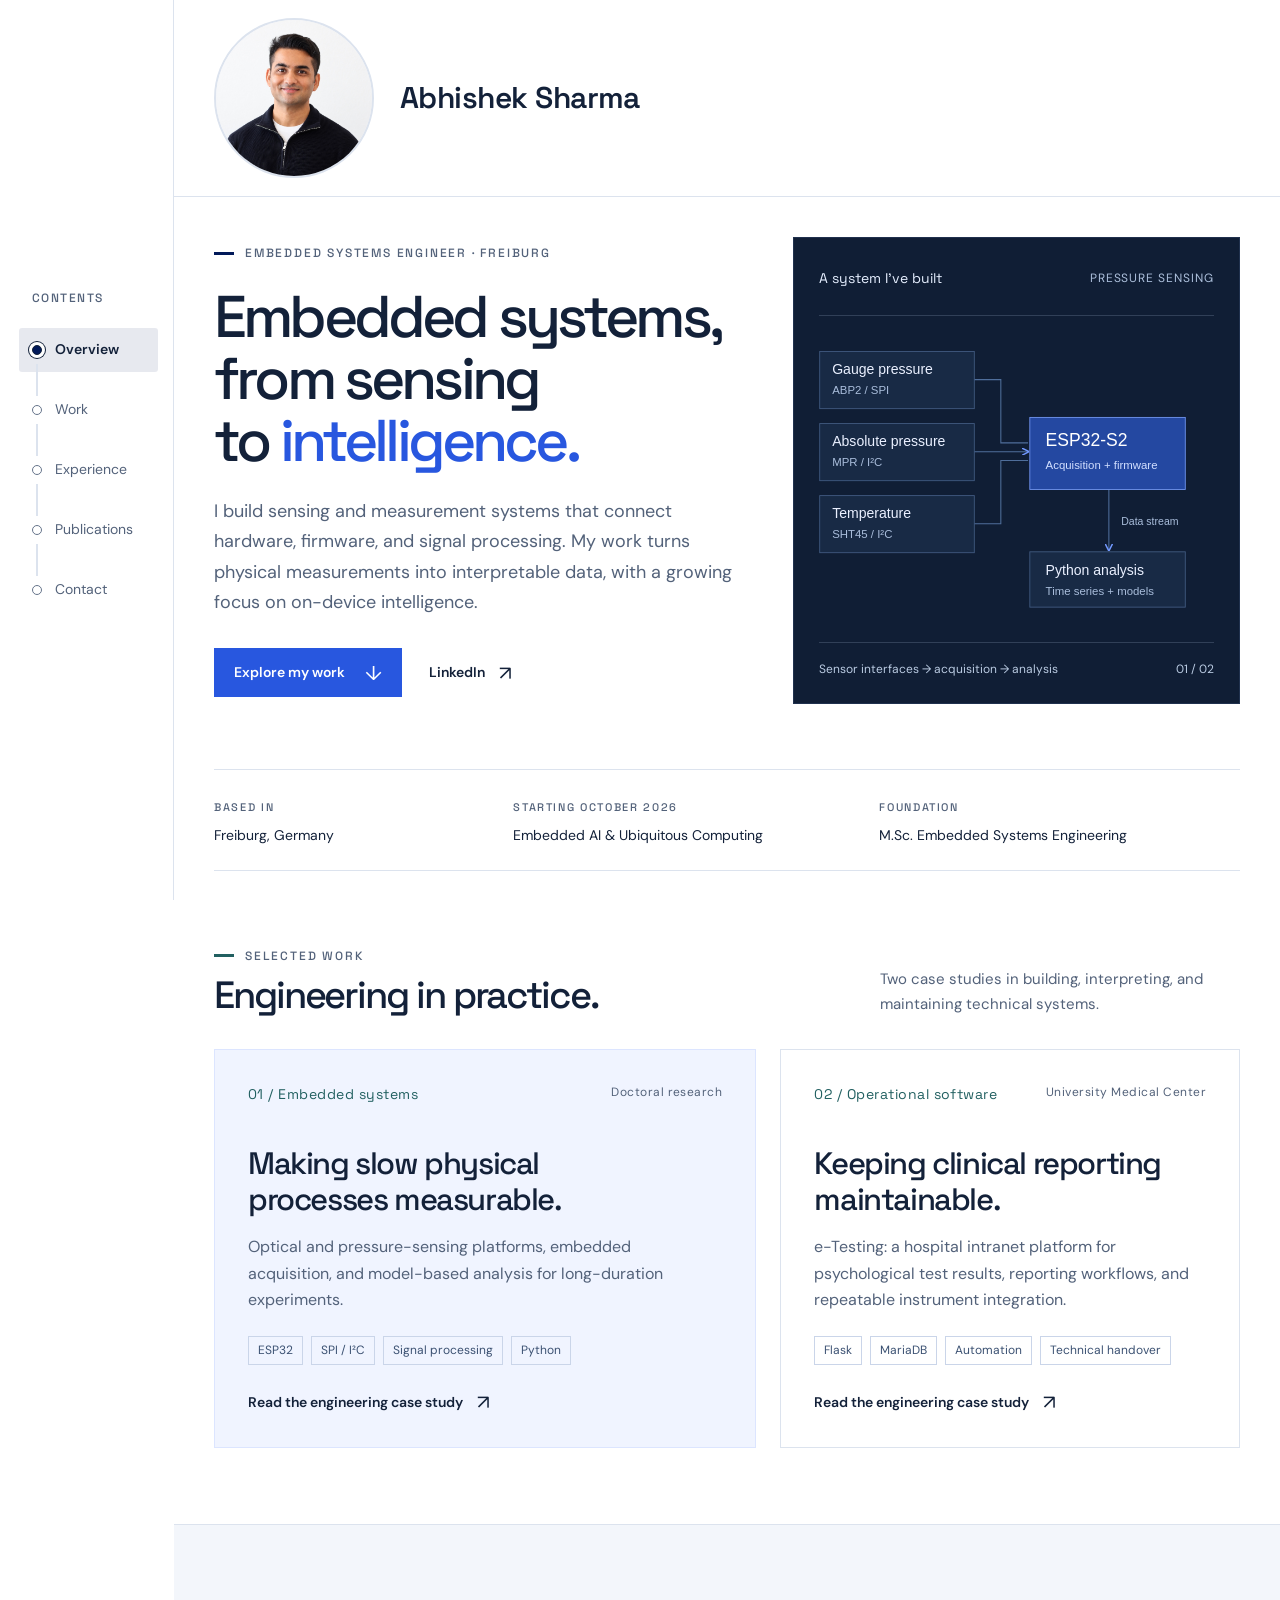
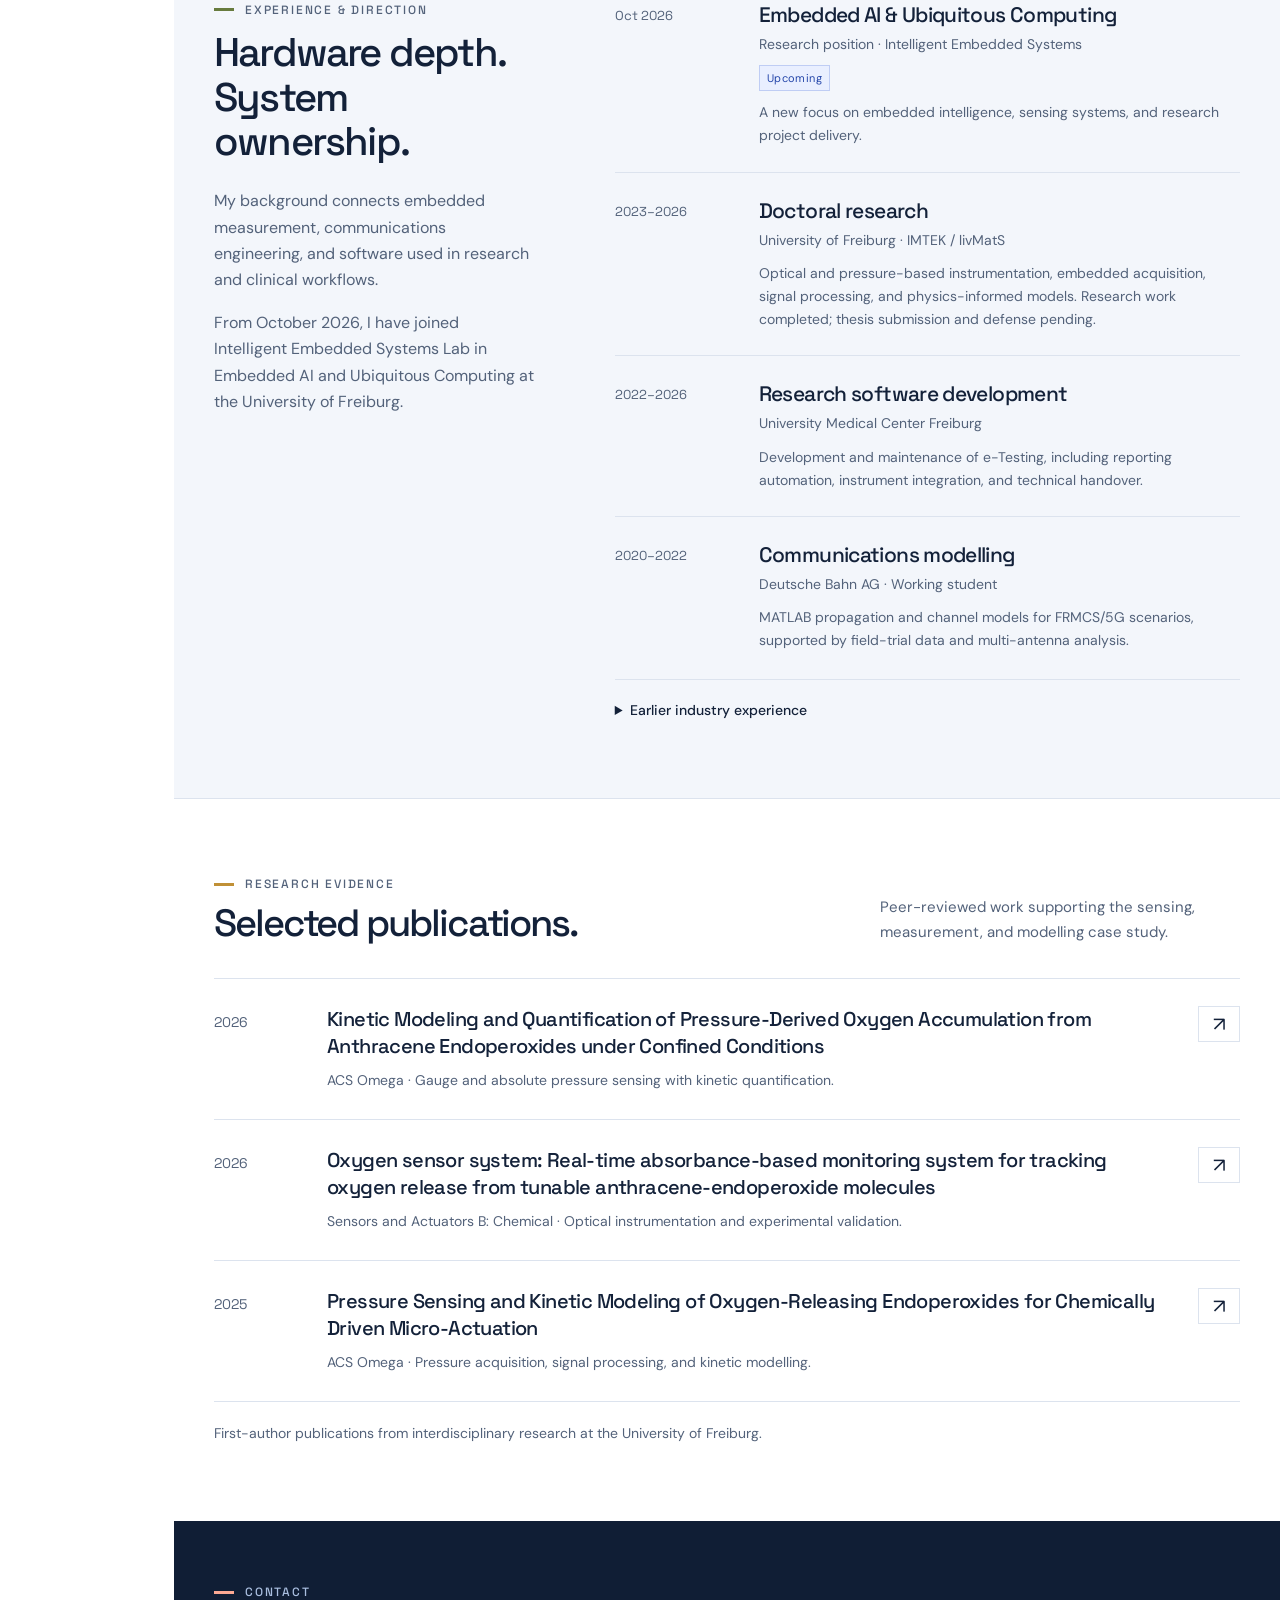
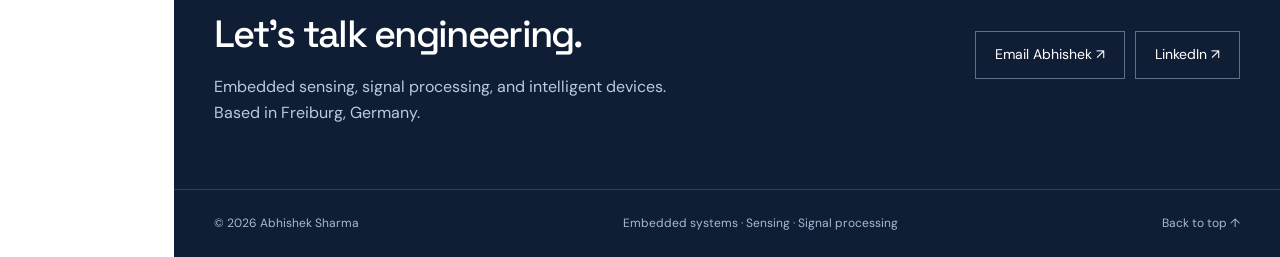
<file: docs/index.html>
<!doctype html>
<html lang="en" id="top"><head><meta charset="utf-8"><meta name="viewport" content="width=device-width, initial-scale=1"><meta name="color-scheme" content="light"><meta name="description" content="Embedded systems engineer in Freiburg. Sensing, firmware, signal processing, model-based analysis, and a growing focus on on-device intelligence."><title>Abhishek Sharma | Embedded Systems & Sensing</title><link rel="icon" href="./favicon.svg" type="image/svg+xml"><link rel="stylesheet" href="./styles.css"><link rel="stylesheet" href="./navigation.css"><script src="./navigation.js" defer></script>
<style>
/* Portrait and name form a personal introduction in the header. */
.site-header .header-inner {
  min-height: 0;
  padding-top: 18px;
  padding-bottom: 18px;
}
.site-header .brand {
  display: flex;
  align-items: center;
  gap: 26px;
  max-width: 100%;
  white-space: normal;
}
.site-header .brand-portrait-frame {
  display: block;
  width: 160px;
  height: 160px;
  flex: 0 0 160px;
  overflow: hidden;
  border-radius: 50%;
  background: var(--wash, #f3f6fb);
  border: 2px solid var(--line, #dce3ee);
}
.site-header .brand-portrait {
  display: block;
  width: 100%;
  height: 100%;
  max-width: none;
  object-fit: cover;
  object-position: center top;
  transform: none;
  border: 0;
  margin: 0;
}
.site-header .brand-name {
  font-size: 30px;
  font-weight: 600;
  line-height: 1.2;
}
.portfolio-home .hero {
  padding-top: 40px;
}
@media (max-width: 760px) {
  .site-header .header-inner {
    padding-top: 14px;
    padding-bottom: 14px;
  }
  .site-header .brand {
    gap: 16px;
  }
  .site-header .brand-portrait-frame {
    width: 104px;
    height: 104px;
    flex-basis: 104px;
  }
  .site-header .brand-name {
    font-size: 22px;
  }
  .portfolio-home .hero {
    padding-top: 32px;
  }
}
</style>
</head><body class="portfolio-home"><a class="skip-link" href="#main">Skip to content</a>
<header class="site-header"><div class="wrap header-inner">
<a class="brand" href="./index.html" aria-label="Abhishek Sharma, home"><span class="brand-portrait-frame" aria-hidden="true"><img class="brand-portrait" src="./assets/IMG_2292.jpeg" alt="" width="160" height="160" decoding="async"></span><span class="brand-name">Abhishek Sharma</span></a>
</div></header><aside class="section-rail"><nav aria-label="Portfolio sections"><p class="rail-caption">Contents</p><ol><li data-nav-section="overview"><a class="rail-link" data-section-key="overview" href="#overview" aria-current="location"><span class="rail-marker" aria-hidden="true"></span><span class="rail-label">Overview</span><span class="rail-progress" aria-hidden="true"></span></a></li><li data-nav-section="work"><a class="rail-link" data-section-key="work" href="#work"><span class="rail-marker" aria-hidden="true"></span><span class="rail-label">Work</span><span class="rail-progress" aria-hidden="true"></span></a></li><li data-nav-section="experience"><a class="rail-link" data-section-key="experience" href="#experience"><span class="rail-marker" aria-hidden="true"></span><span class="rail-label">Experience</span><span class="rail-progress" aria-hidden="true"></span></a></li><li data-nav-section="publications"><a class="rail-link" data-section-key="publications" href="#publications"><span class="rail-marker" aria-hidden="true"></span><span class="rail-label">Publications</span><span class="rail-progress" aria-hidden="true"></span></a></li><li data-nav-section="contact"><a class="rail-link" data-section-key="contact" href="#contact"><span class="rail-marker" aria-hidden="true"></span><span class="rail-label">Contact</span><span class="rail-progress" aria-hidden="true"></span></a></li></ol></nav></aside><main id="main"><div class="wrap"><section class="hero" id="overview" aria-labelledby="hero-title"><div class="hero-copy"><p class="eyebrow">Embedded systems engineer · Freiburg</p><h1 id="hero-title">Embedded systems,<br>from sensing<br>to <span>intelligence.</span></h1><p>I build sensing and measurement systems that connect hardware, firmware, and signal processing. My work turns physical measurements into interpretable data, with a growing focus on on-device intelligence.</p><div class="hero-actions"><a class="button" href="#work">Explore my work <span class="arrow" aria-hidden="true">↓</span></a><a class="text-link" href="https://www.linkedin.com/in/ln-abhisheksharma/" target="_blank" rel="noopener noreferrer">LinkedIn <span class="arrow" aria-hidden="true">↗</span></a></div></div>
<div class="diagram-panel"><div class="diagram-heading"><span>A system I've built</span><span>PRESSURE SENSING</span></div><svg class="architecture" viewBox="0 0 450 325" xmlns="http://www.w3.org/2000/svg" role="img" aria-labelledby="architecture-title architecture-description">
<title id="architecture-title">Pressure sensing architecture</title><desc id="architecture-description">ABP2 gauge pressure over SPI, MPR absolute pressure and SHT45 temperature over I2C connect to an ESP32-S2 acquisition node. Recorded data are evaluated in Python.</desc>
<defs><marker id="head" markerWidth="7" markerHeight="7" refX="6" refY="3.5" orient="auto"><path d="M0 0L7 3.5L0 7" fill="none" stroke="#7299ff" stroke-width="1.4"/></marker></defs>
<g fill="none" stroke="#4f6e9b" stroke-width="1.2"><path d="M176 44H207V116H238"/><path d="M176 126H238" marker-end="url(#head)"/><path d="M176 208H207V136H238"/><path d="M330 169V238" marker-end="url(#head)"/></g>
<g font-family="Arial,sans-serif"><g fill="#182a45" stroke="#415a80"><rect x="0.8" y="12" width="176" height="65"/><rect x="0.8" y="94" width="176" height="65"/><rect x="0.8" y="176" width="176" height="65"/></g>
<g fill="#eaf0ff" font-size="16"><text x="15" y="38">Gauge pressure</text><text x="15" y="120">Absolute pressure</text><text x="15" y="202">Temperature</text></g>
<g fill="#a9bddb" font-size="13"><text x="15" y="60">ABP2 / SPI</text><text x="15" y="142">MPR / I²C</text><text x="15" y="224">SHT45 / I²C</text></g>
<rect x="240" y="87" width="177" height="82" fill="#2448a1" stroke="#7195ef"/><text x="258" y="119" fill="white" font-size="20">ESP32-S2</text><text x="258" y="146" fill="#d2dfff" font-size="13">Acquisition + firmware</text>
<text x="344" y="209" fill="#a9bddb" font-size="12">Data stream</text><rect x="240" y="240" width="177" height="63" fill="#182a45" stroke="#415a80"/><text x="258" y="266" fill="#eaf0ff" font-size="16">Python analysis</text><text x="258" y="289" fill="#a9bddb" font-size="13">Time series + models</text></g></svg>
<div class="mobile-architecture"><dl><div><dt>Gauge pressure</dt><dd>ABP2 / SPI</dd></div><div><dt>Absolute pressure</dt><dd>MPR / I²C</dd></div><div><dt>Temperature</dt><dd>SHT45 / I²C</dd></div></dl><div class="mobile-node"><strong>ESP32-S2</strong><span>Acquisition + firmware</span></div><div class="mobile-analysis"><strong>Python analysis</strong><span>Recorded time series + models</span></div></div><div class="diagram-footer"><span>Sensor interfaces → acquisition → analysis</span><span>01 / 02</span></div></div></section>
<div class="hero-meta"><div><span class="eyebrow">Based in</span><p>Freiburg, Germany</p></div><div><span class="eyebrow">Starting October 2026</span><p>Embedded AI &amp; Ubiquitous Computing</p></div><div><span class="eyebrow">Foundation</span><p>M.Sc. Embedded Systems Engineering</p></div></div>
<section class="section" id="work" aria-labelledby="work-title"><div class="section-head"><div><p class="eyebrow">Selected work</p><h2 id="work-title">Engineering in practice.</h2></div><p>Two case studies in building, interpreting, and maintaining technical systems.</p></div><div class="project-grid">
<article class="project-card featured"><div class="project-topline"><span class="project-index">01 / Embedded systems</span><span>Doctoral research</span></div><h3>Making slow physical<br>processes measurable.</h3><p>Optical and pressure-sensing platforms, embedded acquisition, and model-based analysis for long-duration experiments.</p><div class="tags"><span class="tag">ESP32</span><span class="tag">SPI / I²C</span><span class="tag">Signal processing</span><span class="tag">Python</span></div><a class="text-link" href="./sensing.html">Read the engineering case study <span class="arrow" aria-hidden="true">↗</span></a></article>
<article class="project-card"><div class="project-topline"><span class="project-index">02 / Operational software</span><span>University Medical Center</span></div><h3>Keeping clinical reporting<br>maintainable.</h3><p>e-Testing: a hospital intranet platform for psychological test results, reporting workflows, and repeatable instrument integration.</p><div class="tags"><span class="tag">Flask</span><span class="tag">MariaDB</span><span class="tag">Automation</span><span class="tag">Technical handover</span></div><a class="text-link" href="./etesting.html">Read the engineering case study <span class="arrow" aria-hidden="true">↗</span></a></article>
</div></section></div>
<section class="section experience-section" id="experience" aria-labelledby="experience-title"><div class="wrap experience-layout"><div class="section-intro"><p class="eyebrow">Experience &amp; direction</p><h2 id="experience-title">Hardware depth.<br>System ownership.</h2><p>My background connects embedded measurement, communications engineering, and software used in research and clinical workflows.</p><p>From October 2026, I have joined Intelligent Embedded Systems Lab in Embedded AI and Ubiquitous Computing at the University of Freiburg.</p></div><div>
<article class="timeline-row"><div class="timeline-date">Oct 2026</div><div><h3>Embedded AI &amp; Ubiquitous Computing</h3><p class="timeline-org">Research position · Intelligent Embedded Systems</p><span class="status">Upcoming</span><p class="timeline-description">A new focus on embedded intelligence, sensing systems, and research project delivery.</p></div></article>
<article class="timeline-row"><div class="timeline-date">2023–2026</div><div><h3>Doctoral research</h3><p class="timeline-org">University of Freiburg · IMTEK / livMatS</p><p class="timeline-description">Optical and pressure-based instrumentation, embedded acquisition, signal processing, and physics-informed models. Research work completed; thesis submission and defense pending.</p></div></article>
<article class="timeline-row"><div class="timeline-date">2022–2026</div><div><h3>Research software development</h3><p class="timeline-org">University Medical Center Freiburg</p><p class="timeline-description">Development and maintenance of e-Testing, including reporting automation, instrument integration, and technical handover.</p></div></article>
<article class="timeline-row"><div class="timeline-date">2020–2022</div><div><h3>Communications modelling</h3><p class="timeline-org">Deutsche Bahn AG · Working student</p><p class="timeline-description">MATLAB propagation and channel models for FRMCS/5G scenarios, supported by field-trial data and multi-antenna analysis.</p></div></article>
<details class="earlier-work"><summary>Earlier industry experience</summary><p><strong>Mercedes-Benz AG · Research intern · 2020</strong><br>LTE module integration with carPC platforms and automation of in-vehicle measurement logging.</p><p><strong>HFCL Group · Assistant Manager · 2017–2019</strong><br>Technical planning and deployment of telecom and wireless systems, with contributions to RF hardware development.</p></details>
</div></div></section>
<section class="section wrap" id="publications" aria-labelledby="publications-title"><div class="section-head"><div><p class="eyebrow">Research evidence</p><h2 id="publications-title">Selected publications.</h2></div><p>Peer-reviewed work supporting the sensing, measurement, and modelling case study.</p></div><div class="publications">
<article class="publication-row"><span class="publication-year">2026</span><div><h3><a href="https://doi.org/10.1021/acsomega.6c06043" target="_blank" rel="noopener noreferrer">Kinetic Modeling and Quantification of Pressure-Derived Oxygen Accumulation from Anthracene Endoperoxides under Confined Conditions</a></h3><p>ACS Omega · Gauge and absolute pressure sensing with kinetic quantification.</p></div><a class="arrow" href="https://doi.org/10.1021/acsomega.6c06043" target="_blank" rel="noopener noreferrer" aria-label="Open pressure quantification paper">↗</a></article>
<article class="publication-row"><span class="publication-year">2026</span><div><h3><a href="https://doi.org/10.1016/j.snb.2025.138667" target="_blank" rel="noopener noreferrer">Oxygen sensor system: Real-time absorbance-based monitoring system for tracking oxygen release from tunable anthracene-endoperoxide molecules</a></h3><p>Sensors and Actuators B: Chemical · Optical instrumentation and experimental validation.</p></div><a class="arrow" href="https://doi.org/10.1016/j.snb.2025.138667" target="_blank" rel="noopener noreferrer" aria-label="Open optical sensing paper">↗</a></article>
<article class="publication-row"><span class="publication-year">2025</span><div><h3><a href="https://doi.org/10.1021/acsomega.5c07255" target="_blank" rel="noopener noreferrer">Pressure Sensing and Kinetic Modeling of Oxygen-Releasing Endoperoxides for Chemically Driven Micro-Actuation</a></h3><p>ACS Omega · Pressure acquisition, signal processing, and kinetic modelling.</p></div><a class="arrow" href="https://doi.org/10.1021/acsomega.5c07255" target="_blank" rel="noopener noreferrer" aria-label="Open pressure sensing paper">↗</a></article>
</div><p class="pub-context">First-author publications from interdisciplinary research at the University of Freiburg.</p></section></main><section class="contact-section" id="contact" aria-labelledby="contact-title"><div class="wrap contact-layout"><div><p class="eyebrow">Contact</p><h2 id="contact-title">Let's talk engineering.</h2><p>Embedded sensing, signal processing, and intelligent devices.<br>Based in Freiburg, Germany.</p></div><div class="contact-links"><a href="mailto:abhisheksharma0217@gmail.com">Email Abhishek <span aria-hidden="true">↗</span></a><a href="https://www.linkedin.com/in/ln-abhisheksharma/" target="_blank" rel="noopener noreferrer">LinkedIn <span aria-hidden="true">↗</span></a></div></div></section>
<footer class="site-footer"><div class="wrap footer-inner"><span>© 2026 Abhishek Sharma</span><span>Embedded systems · Sensing · Signal processing</span><a href="#top">Back to top ↑</a></div></footer></body></html>
</file>
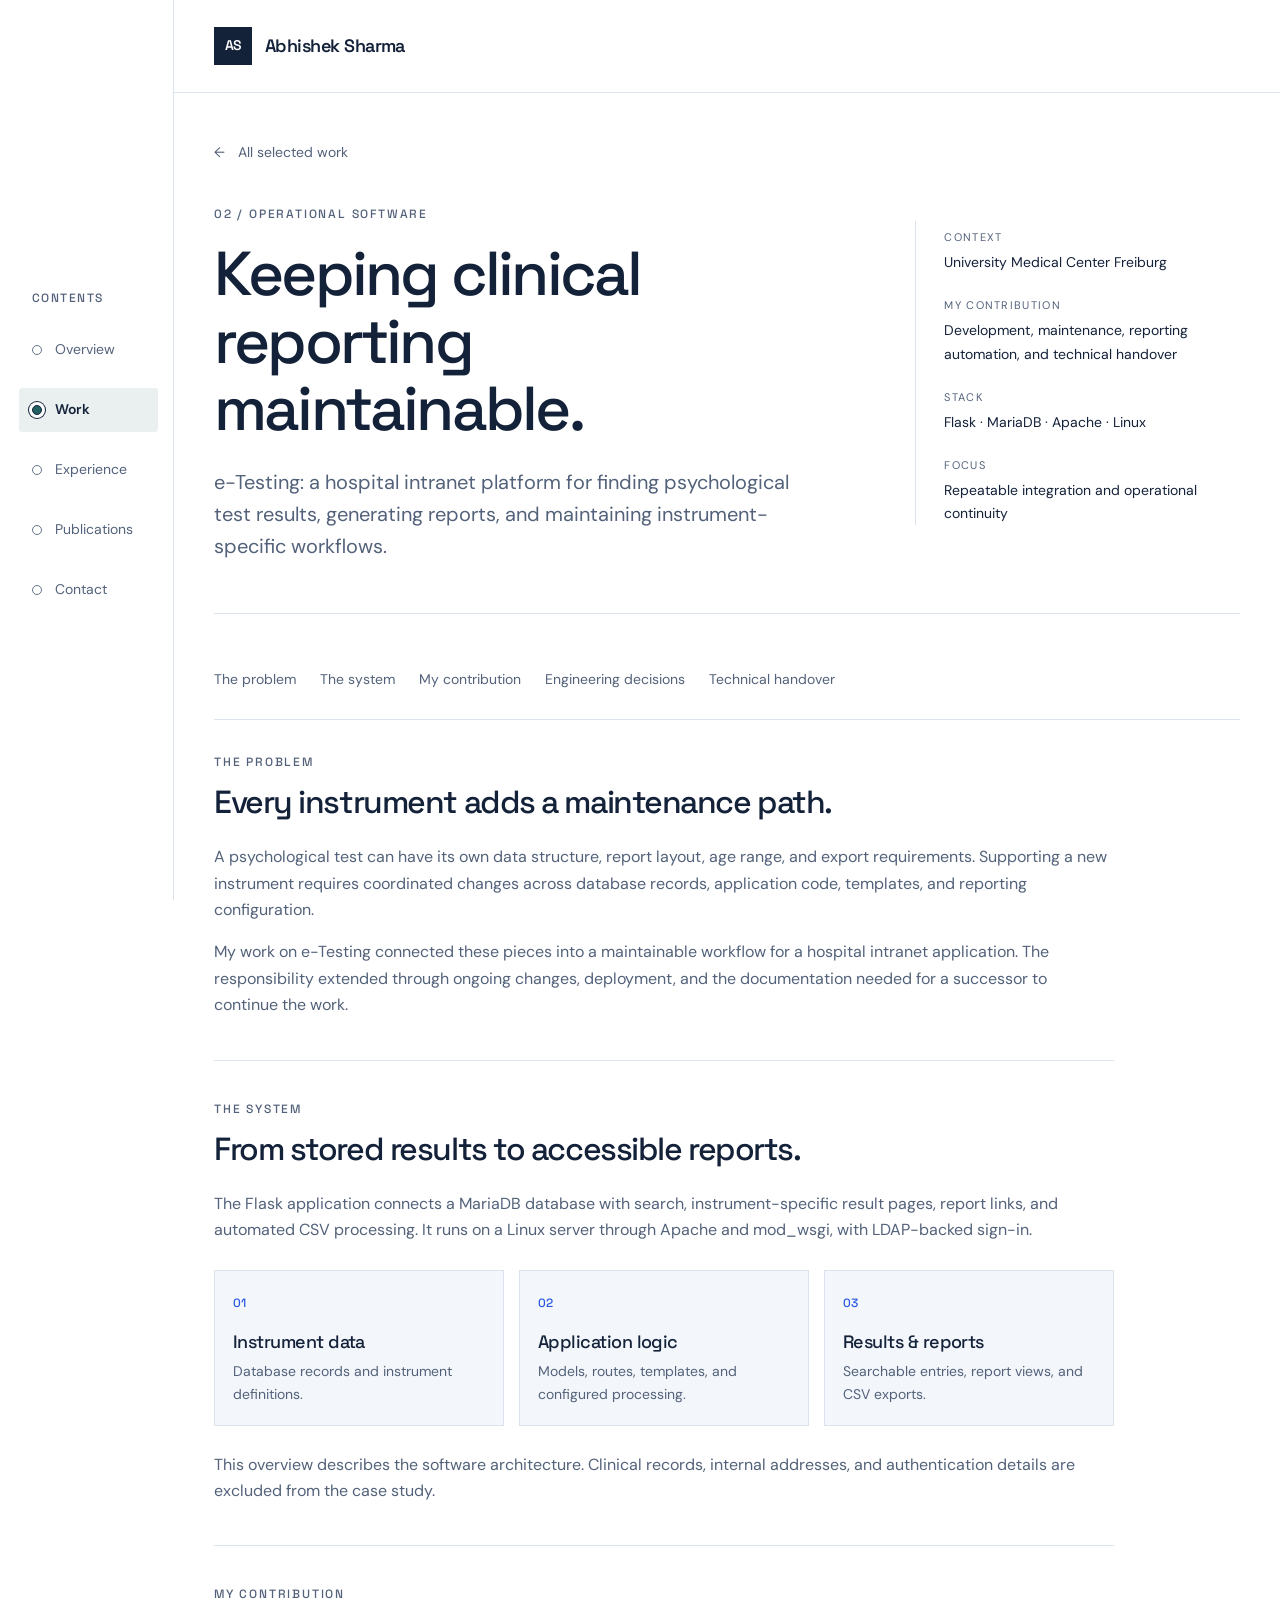
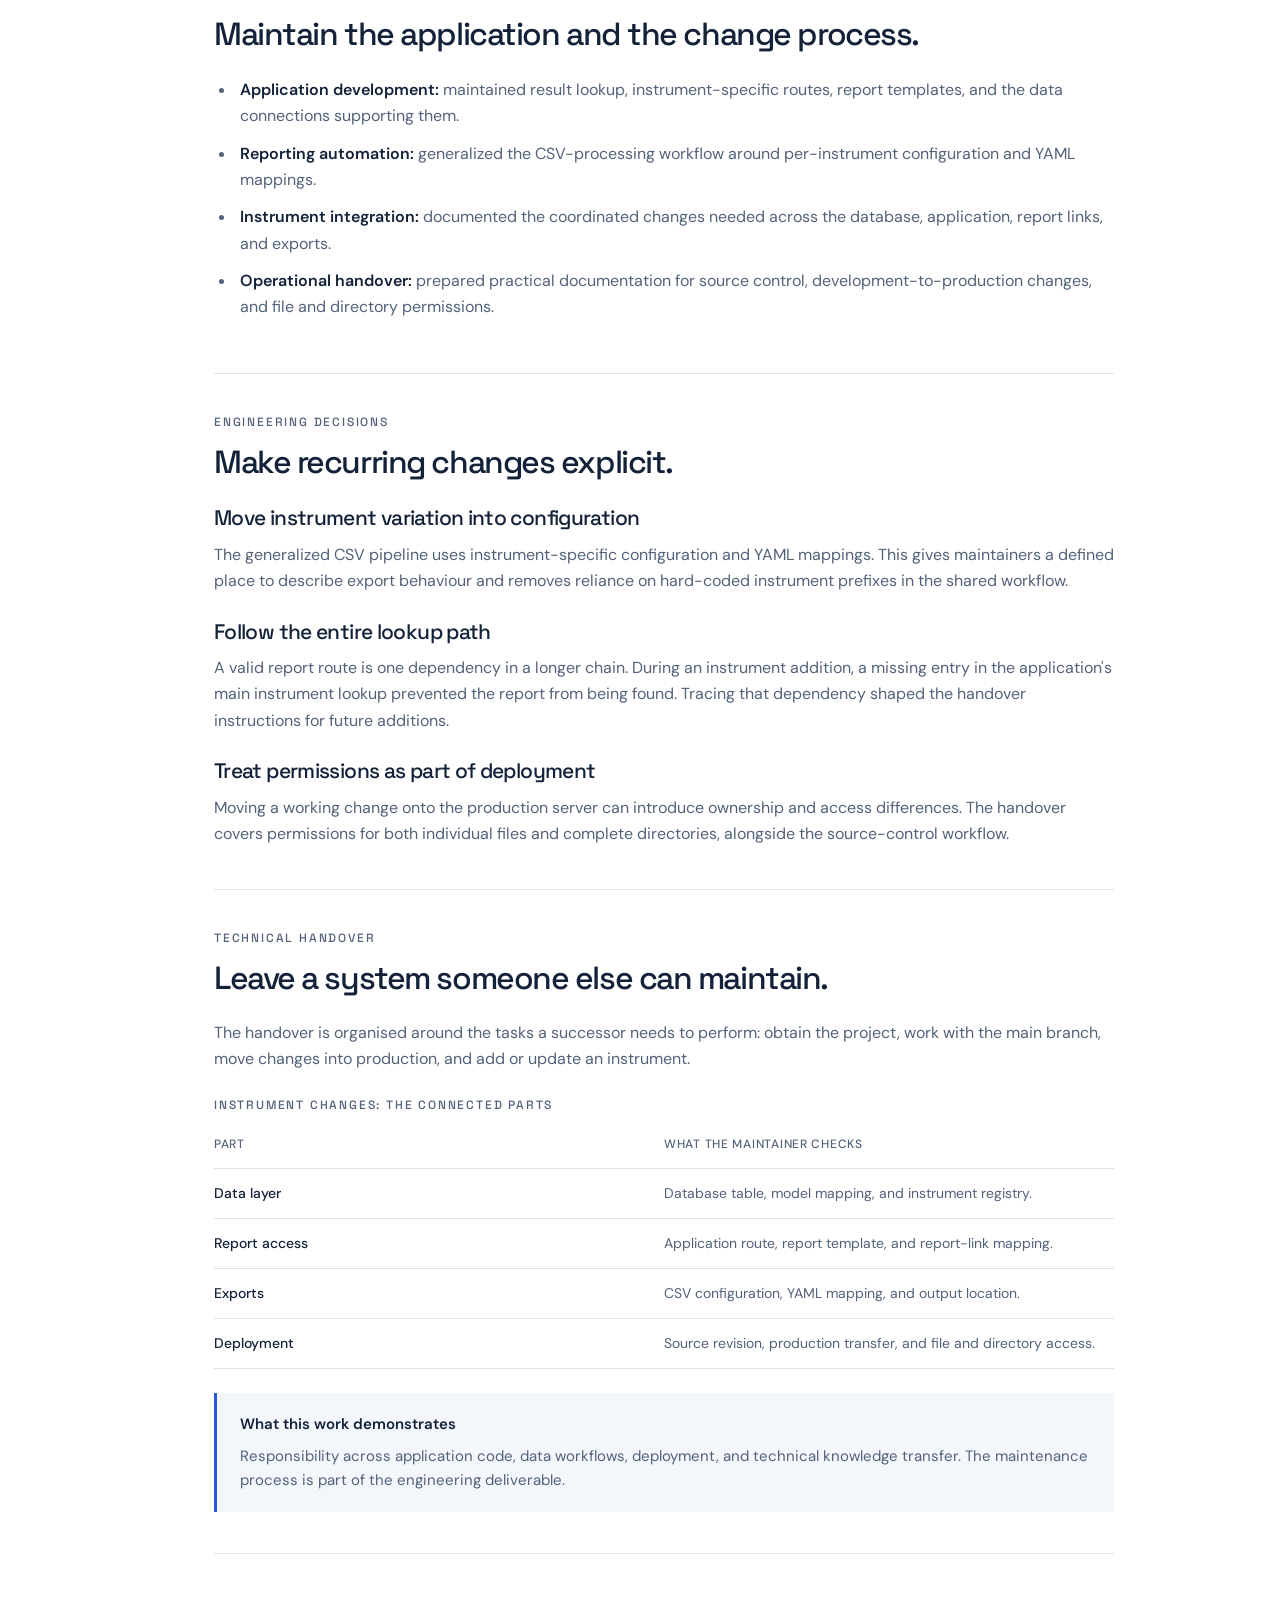
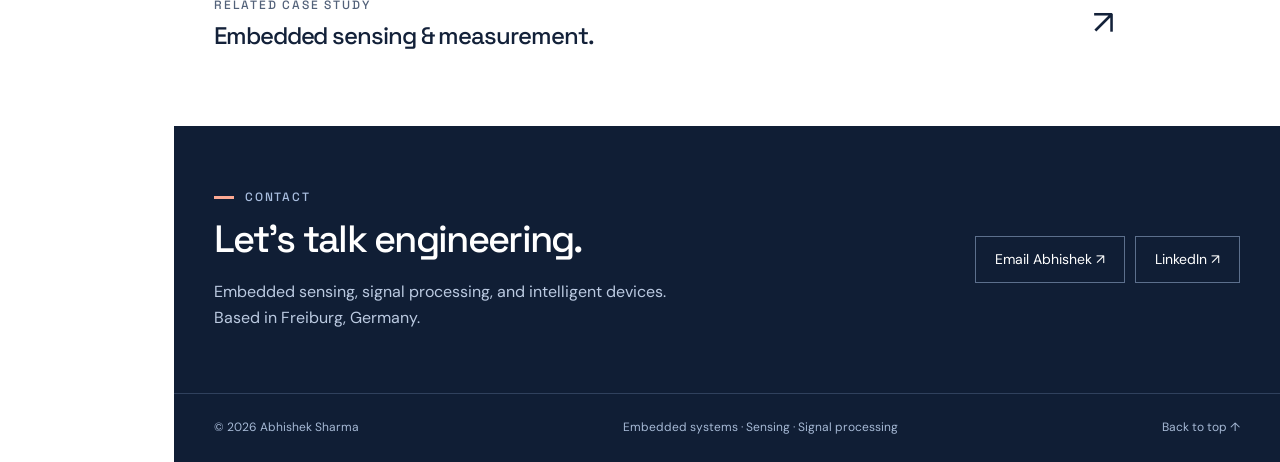
<file: docs/etesting.html>
<!doctype html>
<html lang="en" id="top"><head><meta charset="utf-8"><meta name="viewport" content="width=device-width, initial-scale=1"><meta name="color-scheme" content="light"><meta name="description" content="A case study in clinical reporting software, instrument integration, configuration-driven CSV processing, deployment and technical handover."><title>e-Testing: Operational Software | Abhishek Sharma</title><link rel="icon" href="./favicon.svg" type="image/svg+xml"><link rel="stylesheet" href="./styles.css"><link rel="stylesheet" href="./navigation.css"><script src="./navigation.js" defer></script></head><body class="portfolio-case"><a class="skip-link" href="#main">Skip to content</a>
<header class="site-header"><div class="wrap header-inner">
<a class="brand" href="./index.html" aria-label="Abhishek Sharma, home"><span class="brand-mark" aria-hidden="true">AS</span><span>Abhishek Sharma</span></a>
</div></header><aside class="section-rail"><nav aria-label="Portfolio sections"><p class="rail-caption">Contents</p><ol><li data-nav-section="overview"><a class="rail-link" data-section-key="overview" href="./index.html#overview"><span class="rail-marker" aria-hidden="true"></span><span class="rail-label">Overview</span><span class="rail-progress" aria-hidden="true"></span></a></li><li data-nav-section="work"><a class="rail-link" data-section-key="work" href="./index.html#work" aria-current="location"><span class="rail-marker" aria-hidden="true"></span><span class="rail-label">Work</span><span class="rail-progress" aria-hidden="true"></span></a></li><li data-nav-section="experience"><a class="rail-link" data-section-key="experience" href="./index.html#experience"><span class="rail-marker" aria-hidden="true"></span><span class="rail-label">Experience</span><span class="rail-progress" aria-hidden="true"></span></a></li><li data-nav-section="publications"><a class="rail-link" data-section-key="publications" href="./index.html#publications"><span class="rail-marker" aria-hidden="true"></span><span class="rail-label">Publications</span><span class="rail-progress" aria-hidden="true"></span></a></li><li data-nav-section="contact"><a class="rail-link" data-section-key="contact" href="#contact"><span class="rail-marker" aria-hidden="true"></span><span class="rail-label">Contact</span><span class="rail-progress" aria-hidden="true"></span></a></li></ol></nav></aside><main id="main"><div class="wrap"><section class="case-hero"><a class="back-link" href="./index.html#work"><span aria-hidden="true">←</span> All selected work</a><div class="case-heading"><div><p class="eyebrow">02 / Operational software</p><h1>Keeping clinical reporting<br>maintainable.</h1><p class="case-lead">e-Testing: a hospital intranet platform for finding psychological test results, generating reports, and maintaining instrument-specific workflows.</p></div><dl class="case-summary"><div><dt>Context</dt><dd>University Medical Center Freiburg</dd></div><div><dt>My contribution</dt><dd>Development, maintenance, reporting automation, and technical handover</dd></div><div><dt>Stack</dt><dd>Flask · MariaDB · Apache · Linux</dd></div><div><dt>Focus</dt><dd>Repeatable integration and operational continuity</dd></div></dl></div></section><div class="case-layout"><nav class="case-nav" aria-label="Case study sections"><a href="#problem">The problem</a><a href="#system">The system</a><a href="#contribution">My contribution</a><a href="#decisions">Engineering decisions</a><a href="#handover">Technical handover</a></nav><div class="case-content">
<section class="case-section" id="problem"><p class="eyebrow">The problem</p><h2>Every instrument adds a maintenance path.</h2><p>A psychological test can have its own data structure, report layout, age range, and export requirements. Supporting a new instrument requires coordinated changes across database records, application code, templates, and reporting configuration.</p><p>My work on e-Testing connected these pieces into a maintainable workflow for a hospital intranet application. The responsibility extended through ongoing changes, deployment, and the documentation needed for a successor to continue the work.</p></section>
<section class="case-section" id="system"><p class="eyebrow">The system</p><h2>From stored results to accessible reports.</h2><p>The Flask application connects a MariaDB database with search, instrument-specific result pages, report links, and automated CSV processing. It runs on a Linux server through Apache and mod_wsgi, with LDAP-backed sign-in.</p><div class="workflow" role="group" aria-label="Reporting workflow"><div class="workflow-step"><span>01</span><h3>Instrument data</h3><p>Database records and instrument definitions.</p></div><div class="workflow-step"><span>02</span><h3>Application logic</h3><p>Models, routes, templates, and configured processing.</p></div><div class="workflow-step"><span>03</span><h3>Results &amp; reports</h3><p>Searchable entries, report views, and CSV exports.</p></div></div><p>This overview describes the software architecture. Clinical records, internal addresses, and authentication details are excluded from the case study.</p></section>
<section class="case-section" id="contribution"><p class="eyebrow">My contribution</p><h2>Maintain the application and the change process.</h2><ul><li><strong>Application development:</strong> maintained result lookup, instrument-specific routes, report templates, and the data connections supporting them.</li><li><strong>Reporting automation:</strong> generalized the CSV-processing workflow around per-instrument configuration and YAML mappings.</li><li><strong>Instrument integration:</strong> documented the coordinated changes needed across the database, application, report links, and exports.</li><li><strong>Operational handover:</strong> prepared practical documentation for source control, development-to-production changes, and file and directory permissions.</li></ul></section>
<section class="case-section" id="decisions"><p class="eyebrow">Engineering decisions</p><h2>Make recurring changes explicit.</h2><h3>Move instrument variation into configuration</h3><p>The generalized CSV pipeline uses instrument-specific configuration and YAML mappings. This gives maintainers a defined place to describe export behaviour and removes reliance on hard-coded instrument prefixes in the shared workflow.</p><h3>Follow the entire lookup path</h3><p>A valid report route is one dependency in a longer chain. During an instrument addition, a missing entry in the application's main instrument lookup prevented the report from being found. Tracing that dependency shaped the handover instructions for future additions.</p><h3>Treat permissions as part of deployment</h3><p>Moving a working change onto the production server can introduce ownership and access differences. The handover covers permissions for both individual files and complete directories, alongside the source-control workflow.</p></section>
<section class="case-section" id="handover"><p class="eyebrow">Technical handover</p><h2>Leave a system someone else can maintain.</h2><p>The handover is organised around the tasks a successor needs to perform: obtain the project, work with the main branch, move changes into production, and add or update an instrument.</p><table class="facts-table"><caption class="eyebrow" style="text-align:left;margin-bottom:8px">Instrument changes: the connected parts</caption><thead><tr><th scope="col">Part</th><th scope="col">What the maintainer checks</th></tr></thead><tbody><tr><th scope="row">Data layer</th><td>Database table, model mapping, and instrument registry.</td></tr><tr><th scope="row">Report access</th><td>Application route, report template, and report-link mapping.</td></tr><tr><th scope="row">Exports</th><td>CSV configuration, YAML mapping, and output location.</td></tr><tr><th scope="row">Deployment</th><td>Source revision, production transfer, and file and directory access.</td></tr></tbody></table><div class="technical-note"><strong>What this work demonstrates</strong>Responsibility across application code, data workflows, deployment, and technical knowledge transfer. The maintenance process is part of the engineering deliverable.</div></section>
<a class="next-project" href="./sensing.html"><div><p class="eyebrow">Related case study</p><h3>Embedded sensing &amp; measurement.</h3></div><span class="arrow" aria-hidden="true">↗</span></a></div></div></div></main><section class="contact-section" id="contact" aria-labelledby="contact-title"><div class="wrap contact-layout"><div><p class="eyebrow">Contact</p><h2 id="contact-title">Let's talk engineering.</h2><p>Embedded sensing, signal processing, and intelligent devices.<br>Based in Freiburg, Germany.</p></div><div class="contact-links"><a href="mailto:abhisheksharma0217@gmail.com">Email Abhishek <span aria-hidden="true">↗</span></a><a href="https://www.linkedin.com/in/ln-abhisheksharma/" target="_blank" rel="noopener noreferrer">LinkedIn <span aria-hidden="true">↗</span></a></div></div></section>
<footer class="site-footer"><div class="wrap footer-inner"><span>© 2026 Abhishek Sharma</span><span>Embedded systems · Sensing · Signal processing</span><a href="#top">Back to top ↑</a></div></footer></body></html>
</file>
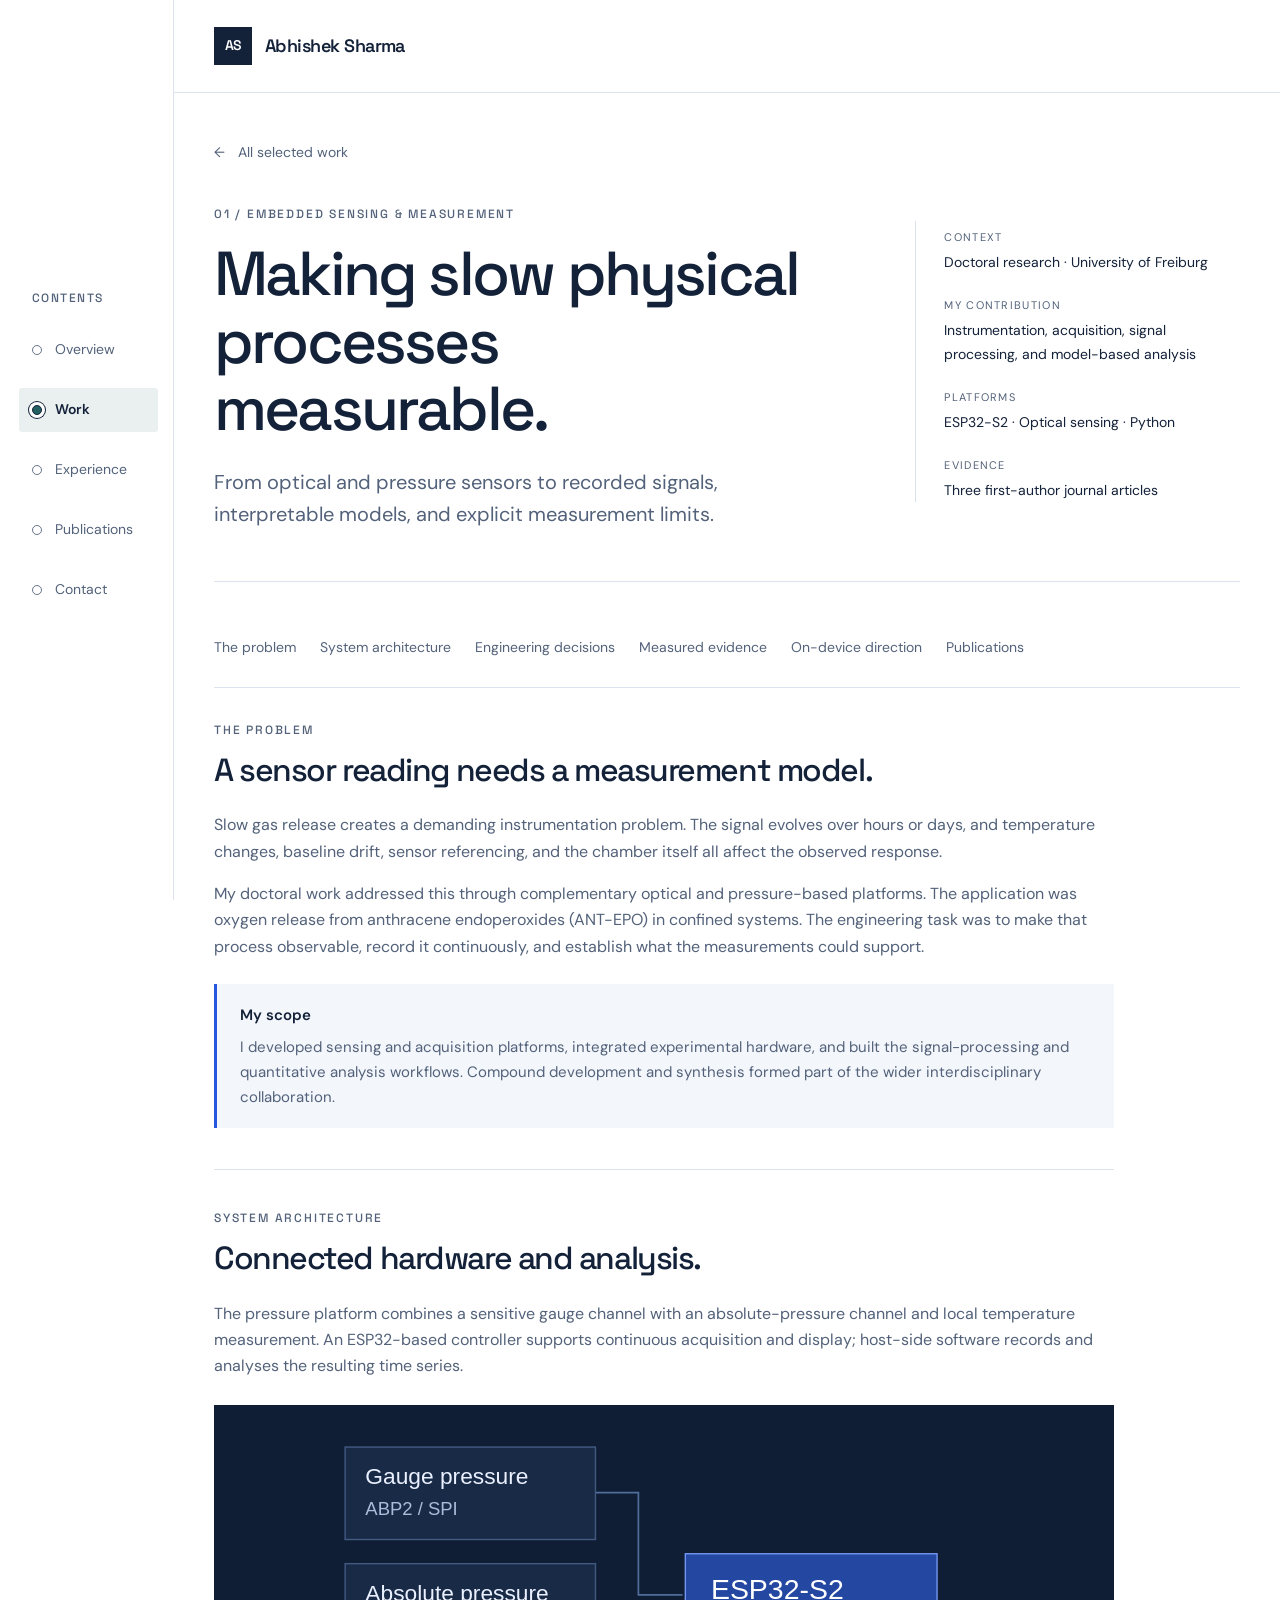
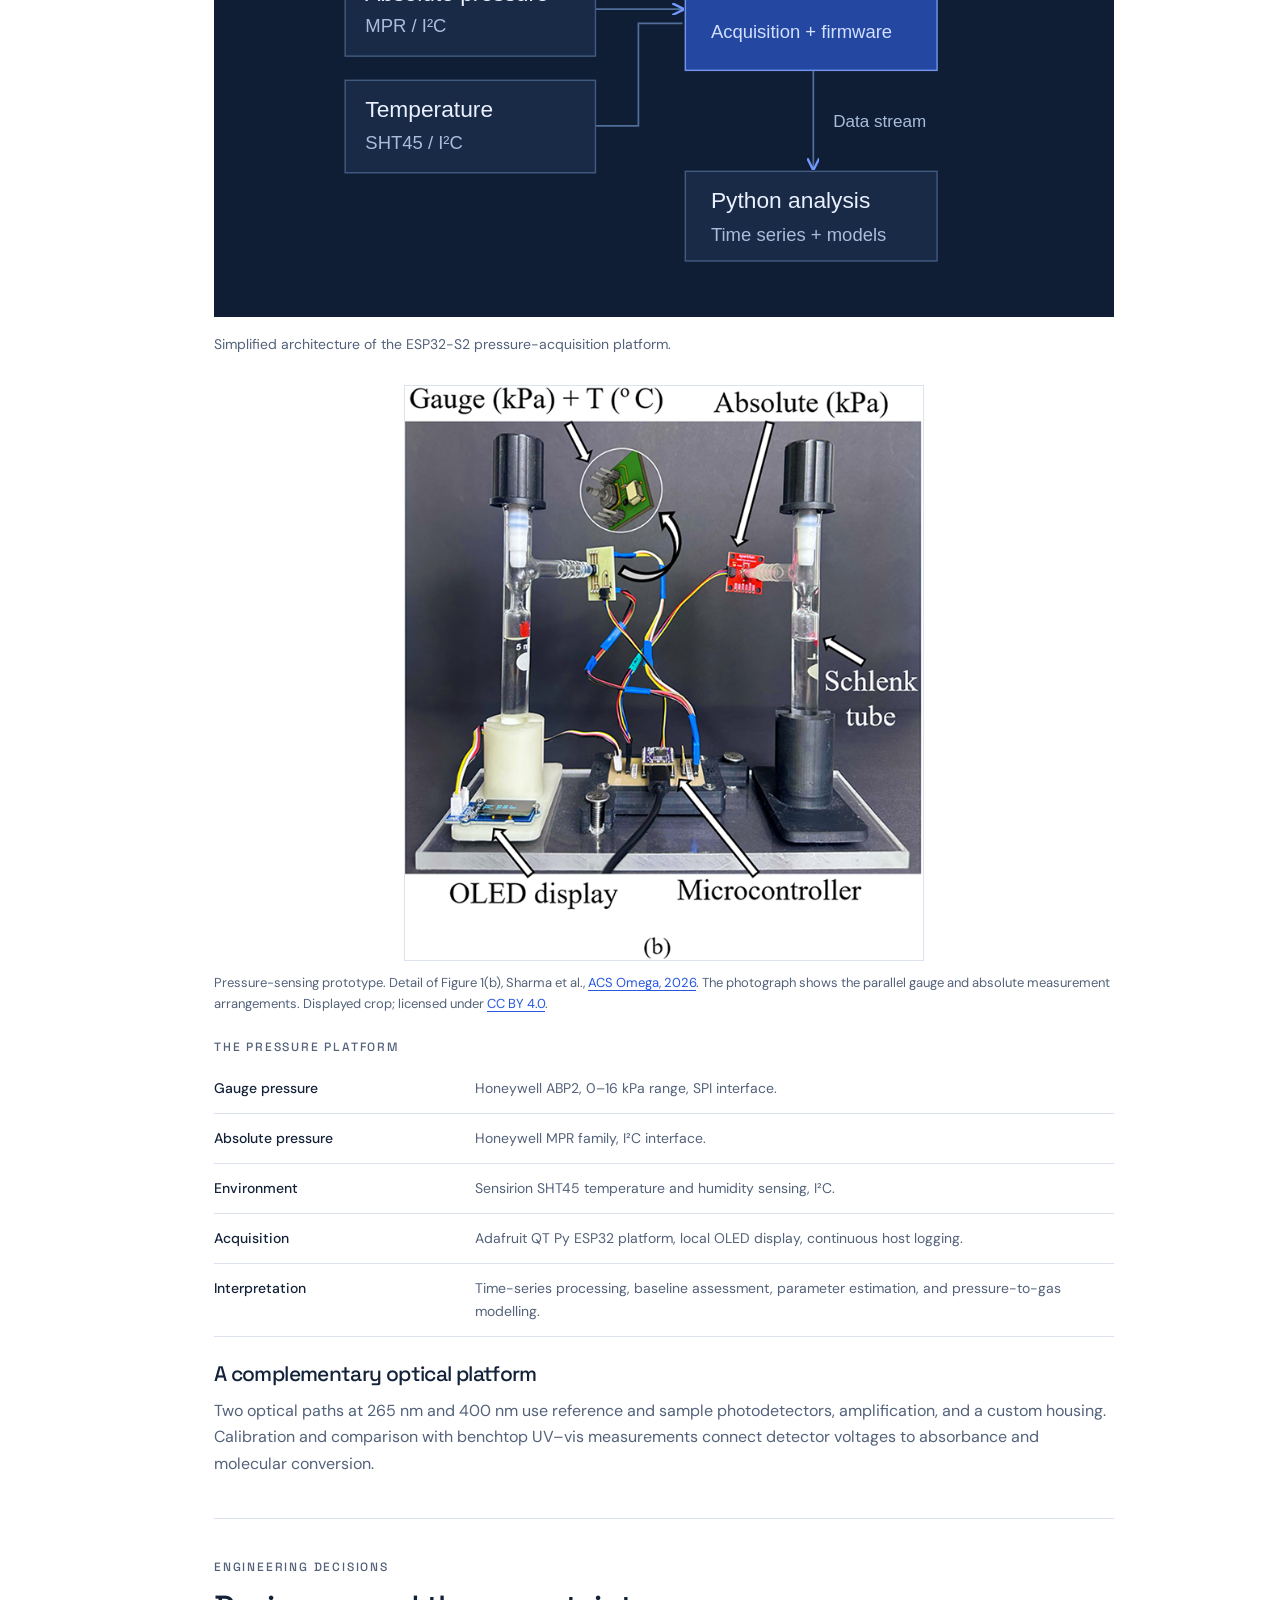
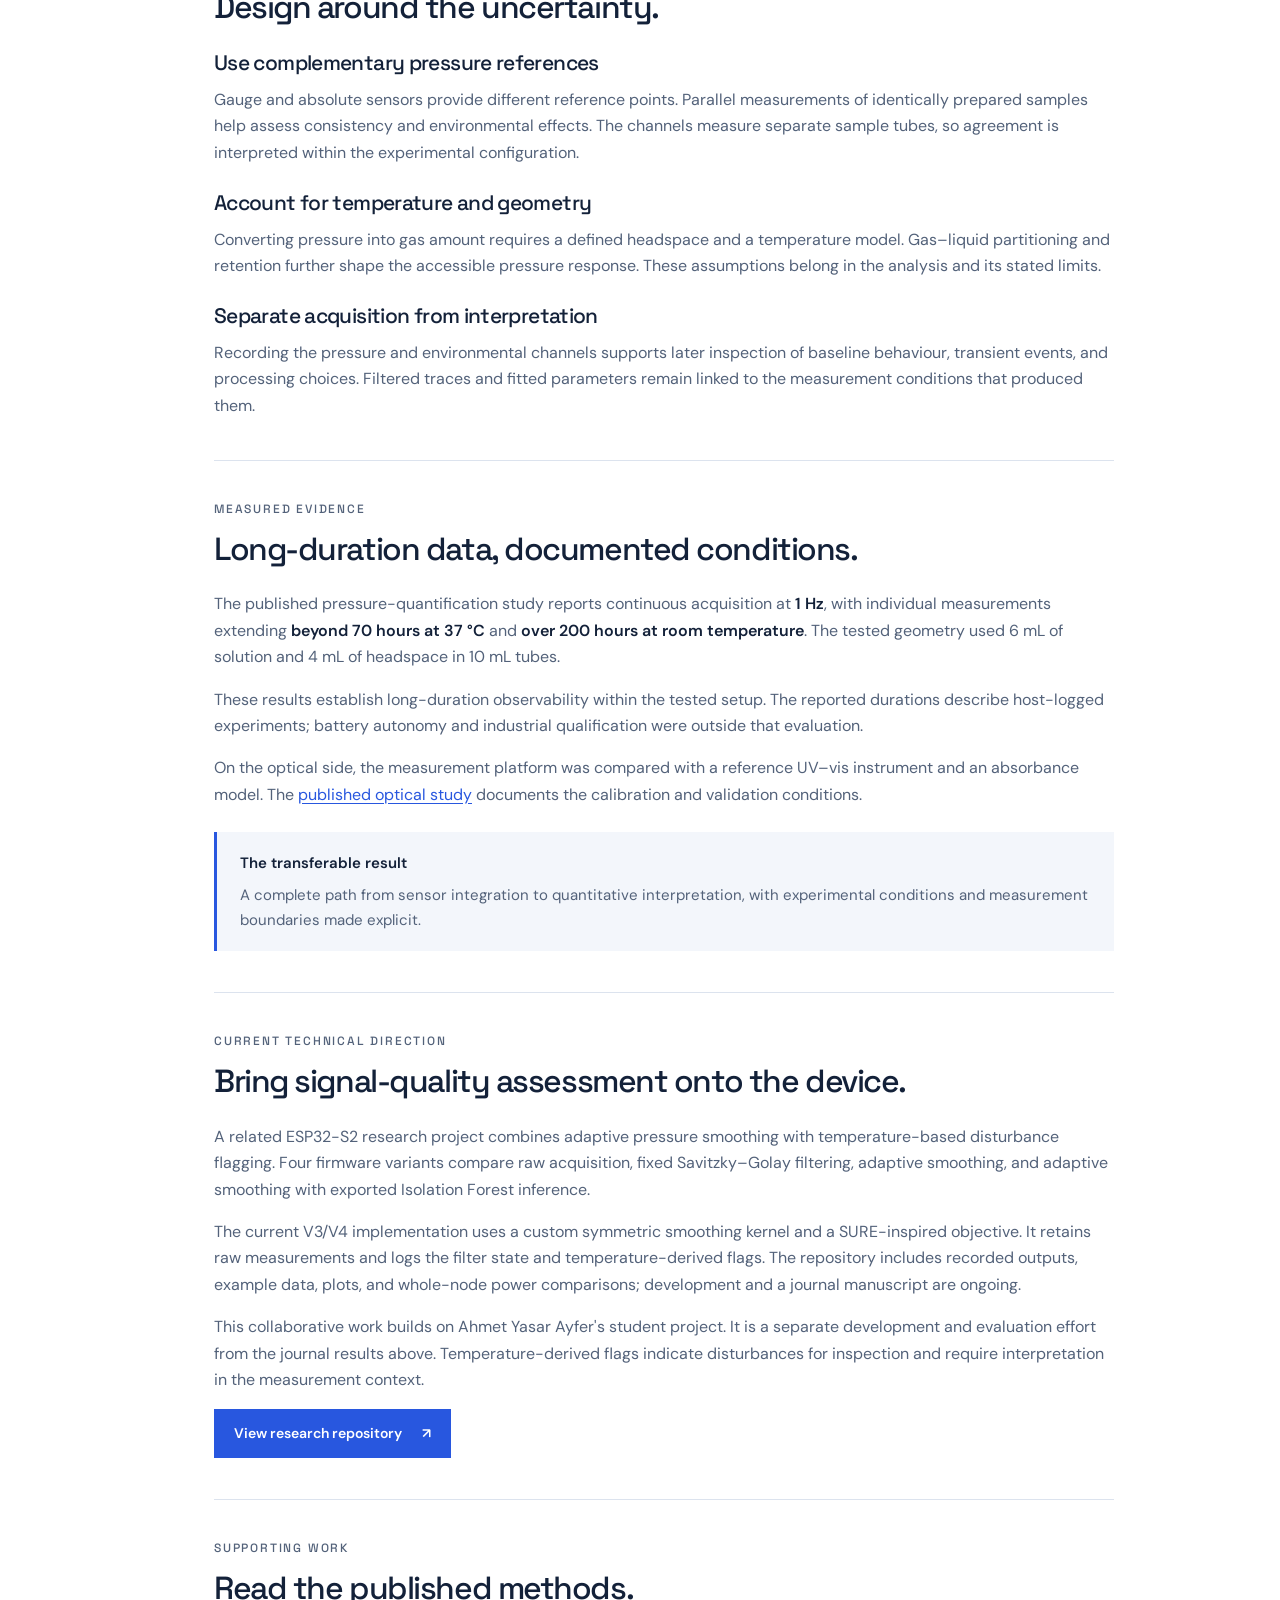
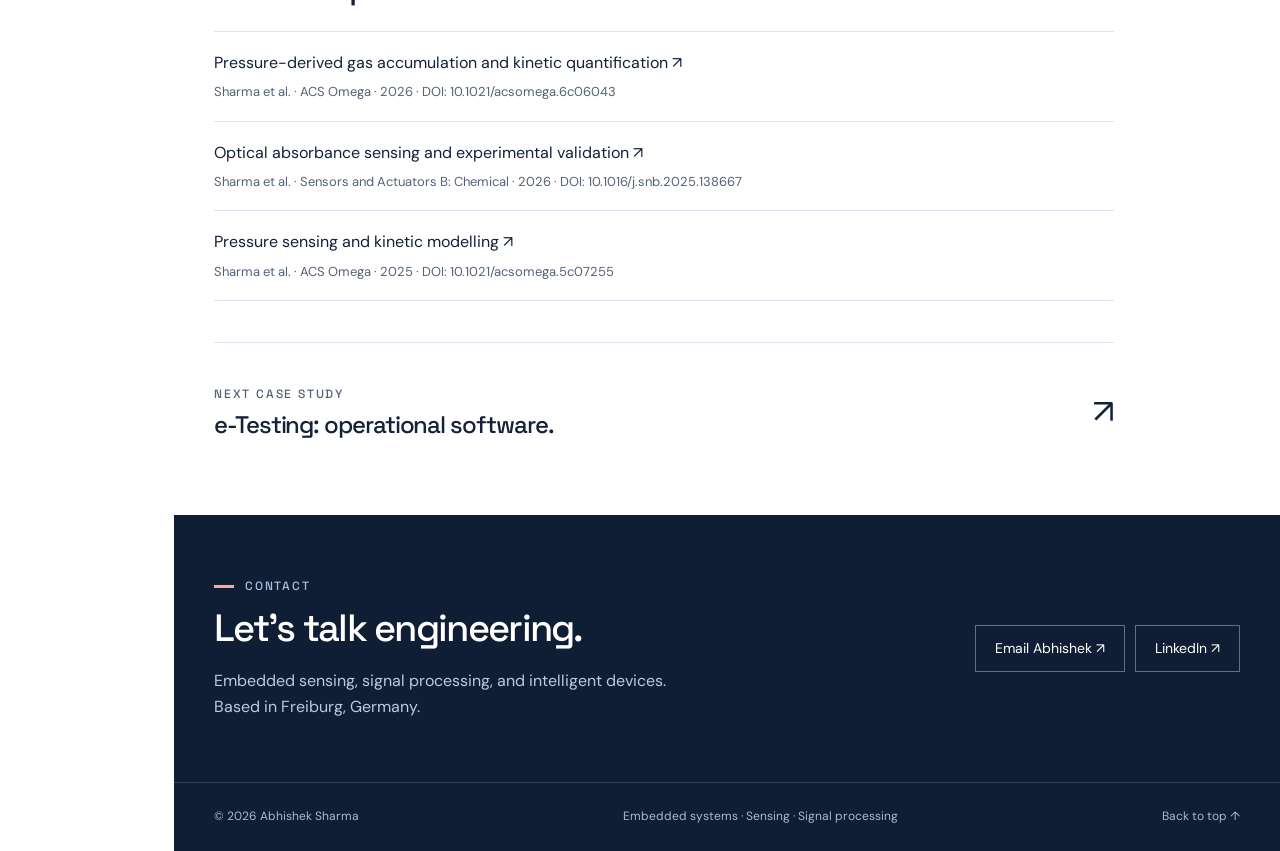
<file: docs/sensing.html>
<!doctype html>
<html lang="en" id="top"><head><meta charset="utf-8"><meta name="viewport" content="width=device-width, initial-scale=1"><meta name="color-scheme" content="light"><meta name="description" content="An engineering case study in optical and pressure sensing, ESP32 acquisition, long-duration measurements and model-based interpretation."><title>Embedded Sensing & Measurement | Abhishek Sharma</title><link rel="icon" href="./favicon.svg" type="image/svg+xml"><link rel="stylesheet" href="./styles.css"><link rel="stylesheet" href="./navigation.css"><script src="./navigation.js" defer></script></head><body class="portfolio-case"><a class="skip-link" href="#main">Skip to content</a>
<header class="site-header"><div class="wrap header-inner">
<a class="brand" href="./index.html" aria-label="Abhishek Sharma, home"><span class="brand-mark" aria-hidden="true">AS</span><span>Abhishek Sharma</span></a>
</div></header><aside class="section-rail"><nav aria-label="Portfolio sections"><p class="rail-caption">Contents</p><ol><li data-nav-section="overview"><a class="rail-link" data-section-key="overview" href="./index.html#overview"><span class="rail-marker" aria-hidden="true"></span><span class="rail-label">Overview</span><span class="rail-progress" aria-hidden="true"></span></a></li><li data-nav-section="work"><a class="rail-link" data-section-key="work" href="./index.html#work" aria-current="location"><span class="rail-marker" aria-hidden="true"></span><span class="rail-label">Work</span><span class="rail-progress" aria-hidden="true"></span></a></li><li data-nav-section="experience"><a class="rail-link" data-section-key="experience" href="./index.html#experience"><span class="rail-marker" aria-hidden="true"></span><span class="rail-label">Experience</span><span class="rail-progress" aria-hidden="true"></span></a></li><li data-nav-section="publications"><a class="rail-link" data-section-key="publications" href="./index.html#publications"><span class="rail-marker" aria-hidden="true"></span><span class="rail-label">Publications</span><span class="rail-progress" aria-hidden="true"></span></a></li><li data-nav-section="contact"><a class="rail-link" data-section-key="contact" href="#contact"><span class="rail-marker" aria-hidden="true"></span><span class="rail-label">Contact</span><span class="rail-progress" aria-hidden="true"></span></a></li></ol></nav></aside><main id="main"><div class="wrap"><section class="case-hero"><a class="back-link" href="./index.html#work"><span aria-hidden="true">←</span> All selected work</a><div class="case-heading"><div><p class="eyebrow">01 / Embedded sensing & measurement</p><h1>Making slow physical<br>processes measurable.</h1><p class="case-lead">From optical and pressure sensors to recorded signals, interpretable models, and explicit measurement limits.</p></div><dl class="case-summary"><div><dt>Context</dt><dd>Doctoral research · University of Freiburg</dd></div><div><dt>My contribution</dt><dd>Instrumentation, acquisition, signal processing, and model-based analysis</dd></div><div><dt>Platforms</dt><dd>ESP32-S2 · Optical sensing · Python</dd></div><div><dt>Evidence</dt><dd>Three first-author journal articles</dd></div></dl></div></section><div class="case-layout"><nav class="case-nav" aria-label="Case study sections"><a href="#problem">The problem</a><a href="#architecture">System architecture</a><a href="#decisions">Engineering decisions</a><a href="#evidence">Measured evidence</a><a href="#on-device">On-device direction</a><a href="#sources">Publications</a></nav><div class="case-content">
<section class="case-section" id="problem"><p class="eyebrow">The problem</p><h2>A sensor reading needs a measurement model.</h2><p>Slow gas release creates a demanding instrumentation problem. The signal evolves over hours or days, and temperature changes, baseline drift, sensor referencing, and the chamber itself all affect the observed response.</p><p>My doctoral work addressed this through complementary optical and pressure-based platforms. The application was oxygen release from anthracene endoperoxides (ANT-EPO) in confined systems. The engineering task was to make that process observable, record it continuously, and establish what the measurements could support.</p><div class="technical-note"><strong>My scope</strong>I developed sensing and acquisition platforms, integrated experimental hardware, and built the signal-processing and quantitative analysis workflows. Compound development and synthesis formed part of the wider interdisciplinary collaboration.</div></section>
<section class="case-section" id="architecture"><p class="eyebrow">System architecture</p><h2>Connected hardware and analysis.</h2><p>The pressure platform combines a sensitive gauge channel with an absolute-pressure channel and local temperature measurement. An ESP32-based controller supports continuous acquisition and display; host-side software records and analyses the resulting time series.</p><div class="case-diagram"><svg class="architecture" viewBox="0 0 450 325" xmlns="http://www.w3.org/2000/svg" role="img" aria-labelledby="architecture-title architecture-description">
<title id="architecture-title">Pressure sensing architecture</title><desc id="architecture-description">ABP2 gauge pressure over SPI, MPR absolute pressure and SHT45 temperature over I2C connect to an ESP32-S2 acquisition node. Recorded data are evaluated in Python.</desc>
<defs><marker id="head" markerWidth="7" markerHeight="7" refX="6" refY="3.5" orient="auto"><path d="M0 0L7 3.5L0 7" fill="none" stroke="#7299ff" stroke-width="1.4"/></marker></defs>
<g fill="none" stroke="#4f6e9b" stroke-width="1.2"><path d="M176 44H207V116H238"/><path d="M176 126H238" marker-end="url(#head)"/><path d="M176 208H207V136H238"/><path d="M330 169V238" marker-end="url(#head)"/></g>
<g font-family="Arial,sans-serif"><g fill="#182a45" stroke="#415a80"><rect x="0.8" y="12" width="176" height="65"/><rect x="0.8" y="94" width="176" height="65"/><rect x="0.8" y="176" width="176" height="65"/></g>
<g fill="#eaf0ff" font-size="16"><text x="15" y="38">Gauge pressure</text><text x="15" y="120">Absolute pressure</text><text x="15" y="202">Temperature</text></g>
<g fill="#a9bddb" font-size="13"><text x="15" y="60">ABP2 / SPI</text><text x="15" y="142">MPR / I²C</text><text x="15" y="224">SHT45 / I²C</text></g>
<rect x="240" y="87" width="177" height="82" fill="#2448a1" stroke="#7195ef"/><text x="258" y="119" fill="white" font-size="20">ESP32-S2</text><text x="258" y="146" fill="#d2dfff" font-size="13">Acquisition + firmware</text>
<text x="344" y="209" fill="#a9bddb" font-size="12">Data stream</text><rect x="240" y="240" width="177" height="63" fill="#182a45" stroke="#415a80"/><text x="258" y="266" fill="#eaf0ff" font-size="16">Python analysis</text><text x="258" y="289" fill="#a9bddb" font-size="13">Time series + models</text></g></svg>
<div class="mobile-architecture"><dl><div><dt>Gauge pressure</dt><dd>ABP2 / SPI</dd></div><div><dt>Absolute pressure</dt><dd>MPR / I²C</dd></div><div><dt>Temperature</dt><dd>SHT45 / I²C</dd></div></dl><div class="mobile-node"><strong>ESP32-S2</strong><span>Acquisition + firmware</span></div><div class="mobile-analysis"><strong>Python analysis</strong><span>Recorded time series + models</span></div></div></div><p class="no-script-note">Simplified architecture of the ESP32-S2 pressure-acquisition platform.</p>
<figure class="figure"><div class="hardware-panel"><img src="./assets/pressure-platform-source.png" width="1254" height="710" loading="lazy" alt="Experimental pressure-sensing prototype with two Schlenk tubes, gauge and absolute sensors, local temperature sensing, an OLED display and a microcontroller."></div><figcaption>Pressure-sensing prototype. Detail of Figure 1(b), Sharma et al., <a href="https://doi.org/10.1021/acsomega.6c06043" target="_blank" rel="noopener noreferrer">ACS Omega, 2026</a>. The photograph shows the parallel gauge and absolute measurement arrangements. Displayed crop; licensed under <a href="https://creativecommons.org/licenses/by/4.0/" target="_blank" rel="noopener noreferrer">CC BY 4.0</a>.</figcaption></figure>
<table class="facts-table"><caption class="eyebrow" style="text-align:left;margin-bottom:8px">The pressure platform</caption><tbody><tr><th scope="row">Gauge pressure</th><td>Honeywell ABP2, 0–16 kPa range, SPI interface.</td></tr><tr><th scope="row">Absolute pressure</th><td>Honeywell MPR family, I²C interface.</td></tr><tr><th scope="row">Environment</th><td>Sensirion SHT45 temperature and humidity sensing, I²C.</td></tr><tr><th scope="row">Acquisition</th><td>Adafruit QT Py ESP32 platform, local OLED display, continuous host logging.</td></tr><tr><th scope="row">Interpretation</th><td>Time-series processing, baseline assessment, parameter estimation, and pressure-to-gas modelling.</td></tr></tbody></table>
<h3>A complementary optical platform</h3><p>Two optical paths at 265 nm and 400 nm use reference and sample photodetectors, amplification, and a custom housing. Calibration and comparison with benchtop UV–vis measurements connect detector voltages to absorbance and molecular conversion.</p></section>
<section class="case-section" id="decisions"><p class="eyebrow">Engineering decisions</p><h2>Design around the uncertainty.</h2><h3>Use complementary pressure references</h3><p>Gauge and absolute sensors provide different reference points. Parallel measurements of identically prepared samples help assess consistency and environmental effects. The channels measure separate sample tubes, so agreement is interpreted within the experimental configuration.</p><h3>Account for temperature and geometry</h3><p>Converting pressure into gas amount requires a defined headspace and a temperature model. Gas–liquid partitioning and retention further shape the accessible pressure response. These assumptions belong in the analysis and its stated limits.</p><h3>Separate acquisition from interpretation</h3><p>Recording the pressure and environmental channels supports later inspection of baseline behaviour, transient events, and processing choices. Filtered traces and fitted parameters remain linked to the measurement conditions that produced them.</p></section>
<section class="case-section" id="evidence"><p class="eyebrow">Measured evidence</p><h2>Long-duration data, documented conditions.</h2><p>The published pressure-quantification study reports continuous acquisition at <strong>1 Hz</strong>, with individual measurements extending <strong>beyond 70 hours at 37 °C</strong> and <strong>over 200 hours at room temperature</strong>. The tested geometry used 6 mL of solution and 4 mL of headspace in 10 mL tubes.</p><p>These results establish long-duration observability within the tested setup. The reported durations describe host-logged experiments; battery autonomy and industrial qualification were outside that evaluation.</p><p>On the optical side, the measurement platform was compared with a reference UV–vis instrument and an absorbance model. The <a class="inline-link" href="https://doi.org/10.1016/j.snb.2025.138667" target="_blank" rel="noopener noreferrer">published optical study</a> documents the calibration and validation conditions.</p><div class="technical-note"><strong>The transferable result</strong>A complete path from sensor integration to quantitative interpretation, with experimental conditions and measurement boundaries made explicit.</div></section>
<section class="case-section" id="on-device"><p class="eyebrow">Current technical direction</p><h2>Bring signal-quality assessment onto the device.</h2><p>A related ESP32-S2 research project combines adaptive pressure smoothing with temperature-based disturbance flagging. Four firmware variants compare raw acquisition, fixed Savitzky–Golay filtering, adaptive smoothing, and adaptive smoothing with exported Isolation Forest inference.</p><p>The current V3/V4 implementation uses a custom symmetric smoothing kernel and a SURE-inspired objective. It retains raw measurements and logs the filter state and temperature-derived flags. The repository includes recorded outputs, example data, plots, and whole-node power comparisons; development and a journal manuscript are ongoing.</p><p>This collaborative work builds on Ahmet Yasar Ayfer's student project. It is a separate development and evaluation effort from the journal results above. Temperature-derived flags indicate disturbances for inspection and require interpretation in the measurement context.</p><p><a class="button" href="https://github.com/abhisheksharma0217/esp32-sensing-pipeline" target="_blank" rel="noopener noreferrer">View research repository <span aria-hidden="true">↗</span></a></p></section>
<section class="case-section" id="sources"><p class="eyebrow">Supporting work</p><h2>Read the published methods.</h2><a class="reading-link" href="https://doi.org/10.1021/acsomega.6c06043" target="_blank" rel="noopener noreferrer">Pressure-derived gas accumulation and kinetic quantification ↗<span>Sharma et al. · ACS Omega · 2026 · DOI: 10.1021/acsomega.6c06043</span></a><a class="reading-link" href="https://doi.org/10.1016/j.snb.2025.138667" target="_blank" rel="noopener noreferrer">Optical absorbance sensing and experimental validation ↗<span>Sharma et al. · Sensors and Actuators B: Chemical · 2026 · DOI: 10.1016/j.snb.2025.138667</span></a><a class="reading-link" href="https://doi.org/10.1021/acsomega.5c07255" target="_blank" rel="noopener noreferrer">Pressure sensing and kinetic modelling ↗<span>Sharma et al. · ACS Omega · 2025 · DOI: 10.1021/acsomega.5c07255</span></a></section>
<a class="next-project" href="./etesting.html"><div><p class="eyebrow">Next case study</p><h3>e-Testing: operational software.</h3></div><span class="arrow" aria-hidden="true">↗</span></a></div></div></div></main><section class="contact-section" id="contact" aria-labelledby="contact-title"><div class="wrap contact-layout"><div><p class="eyebrow">Contact</p><h2 id="contact-title">Let's talk engineering.</h2><p>Embedded sensing, signal processing, and intelligent devices.<br>Based in Freiburg, Germany.</p></div><div class="contact-links"><a href="mailto:abhisheksharma0217@gmail.com">Email Abhishek <span aria-hidden="true">↗</span></a><a href="https://www.linkedin.com/in/ln-abhisheksharma/" target="_blank" rel="noopener noreferrer">LinkedIn <span aria-hidden="true">↗</span></a></div></div></section>
<footer class="site-footer"><div class="wrap footer-inner"><span>© 2026 Abhishek Sharma</span><span>Embedded systems · Sensing · Signal processing</span><a href="#top">Back to top ↑</a></div></footer></body></html>
</file>
<file: docs/styles.css>
@import url('https://fonts.googleapis.com/css2?family=DM+Sans:wght@400;500;600;700&family=Space+Grotesk:wght@400;500;600;700&display=swap');

:root{--ink:#132139;--muted:#53627a;--blue:#2857df;--line:#dce3ee;--paper:#fff;--wash:#f3f6fb;--navy:#101e35;--font:'DM Sans',Arial,sans-serif;--display:'Space Grotesk','DM Sans',Arial,sans-serif}
*{box-sizing:border-box}html{scroll-behavior:smooth;scroll-padding-top:100px}body{margin:0;background:var(--paper);color:var(--ink);font:400 16px/1.65 var(--font);-webkit-font-smoothing:antialiased}a{color:inherit;text-decoration:none}button,input{font:inherit}a:focus-visible,summary:focus-visible{outline:3px solid var(--blue);outline-offset:6px}::selection{background:#dce6ff;color:var(--ink)}h1,h2,h3,h4,p{margin:0}h1,h2,h3,h4{font-family:var(--display);font-weight:500;line-height:1.12;letter-spacing:-.045em}p+p{margin-top:1rem}img,svg{max-width:100%}img{display:block;height:auto}button,a{-webkit-tap-highlight-color:transparent}.wrap{width:min(1200px,calc(100% - 96px));margin:auto}.skip-link{position:absolute;left:16px;top:-100px;z-index:10;background:var(--ink);color:white;padding:12px 18px}.skip-link:focus{top:16px}.site-header{border-bottom:1px solid var(--line);background:#fff}.header-inner{min-height:92px;display:flex;align-items:center;justify-content:space-between;gap:32px}.brand{display:flex;align-items:center;gap:13px;font-family:var(--display);font-size:18px;font-weight:600;letter-spacing:-.03em}.brand-mark{display:grid;place-items:center;width:38px;height:38px;background:var(--ink);color:#fff;font-size:14px;letter-spacing:-.04em}.site-nav{display:flex;align-items:center;gap:30px;font-size:14px;font-weight:500}.site-nav a{padding:12px 0;border-bottom:1px solid transparent}.site-nav a:hover{color:var(--blue);border-color:var(--blue)}.site-nav .nav-contact{border:1px solid var(--line);padding:8px 17px}.site-nav .nav-contact:hover{background:var(--wash);border-color:var(--ink)}.eyebrow{font:500 12px/1.5 var(--display);text-transform:uppercase;letter-spacing:.15em;color:var(--muted)}.hero{display:grid;grid-template-columns:1.16fr 1fr;gap:68px;padding:82px 0 65px;align-items:center}.hero h1{font-size:clamp(44px,5.6vw,73px);line-height:1.05;margin:24px 0;letter-spacing:-.065em}.hero h1 span{color:var(--blue)}.hero-copy>p:not(.eyebrow){max-width:570px;color:var(--muted);font-size:18px;line-height:1.7}.hero-actions{display:flex;gap:27px;align-items:center;flex-wrap:wrap;margin-top:30px}.button{display:inline-flex;align-items:center;justify-content:center;gap:20px;padding:12px 19px;background:var(--blue);color:white;font-size:14px;font-weight:600;border:1px solid var(--blue);transition:background .16s}.button:hover{background:#1741be}.text-link{display:inline-flex;align-items:center;gap:14px;font-size:14px;font-weight:600}.text-link:hover{color:var(--blue)}.arrow{font-size:20px;line-height:1;font-weight:400}.diagram-panel{background:var(--navy);color:#e6efff;padding:29px 25px 24px;position:relative;border:1px solid #20314e}.diagram-heading{display:flex;align-items:center;justify-content:space-between;gap:12px;padding-bottom:25px;border-bottom:1px solid #314058}.diagram-heading span:first-child{font-size:14px;font-family:var(--display)}.diagram-heading span:last-child{font-size:12px;letter-spacing:.08em;color:#adc0dc}.architecture{width:100%;height:auto;display:block;margin:25px 0 15px}.diagram-footer{border-top:1px solid #314058;padding-top:17px;display:flex;justify-content:space-between;gap:10px;color:#bacbe2;font-size:12px}.hero-meta{display:grid;grid-template-columns:1fr 1.25fr 1.35fr;gap:32px;border-top:1px solid var(--line);border-bottom:1px solid var(--line);padding:23px 0}.hero-meta p{font-size:14px;margin:4px 0 0}.hero-meta .eyebrow{font-size:11px}.section{padding:76px 0}.section-head{display:flex;align-items:flex-end;justify-content:space-between;gap:40px;margin-bottom:33px}.section-head h2{font-size:38px;letter-spacing:-.055em;margin-top:9px}.section-head>p{max-width:360px;font-size:15px;color:var(--muted)}.project-grid{display:grid;grid-template-columns:1.18fr 1fr;gap:24px}.project-card{border:1px solid var(--line);padding:33px;display:flex;flex-direction:column;min-height:382px;background:#fff;transition:border-color .2s}.project-card:hover{border-color:#7892d4}.project-card.featured{background:#f0f4ff;border-color:#dce5ff}.project-topline{display:flex;justify-content:space-between;gap:15px;font-size:12px;letter-spacing:.04em;color:var(--muted);margin-bottom:40px}.project-index{font-family:var(--display);color:var(--blue);font-size:14px}.project-card h3{font-size:31px;line-height:1.14;max-width:410px;margin-bottom:17px}.project-card p{color:var(--muted);font-size:16px;max-width:470px}.tags{display:flex;flex-wrap:wrap;gap:8px;margin:23px 0 26px}.tag{font-size:12px;border:1px solid #cad5e9;line-height:1.2;padding:6px 9px;color:#3b5172}.project-card .text-link{margin-top:auto;align-self:flex-start}.experience-section{background:var(--wash);border-top:1px solid var(--line);border-bottom:1px solid var(--line)}.experience-layout{display:grid;grid-template-columns:.8fr 1.55fr;gap:78px}.section-intro h2{font-size:40px;margin:12px 0 23px;max-width:330px}.section-intro>p:not(.eyebrow){color:var(--muted);max-width:320px;font-size:16px}.timeline-row{display:grid;grid-template-columns:120px 1fr;gap:24px;padding:24px 0;border-top:1px solid var(--line)}.timeline-row:first-child{padding-top:0;border-top:0}.timeline-date{font-size:13px;color:var(--muted);padding-top:4px;font-family:var(--display)}.timeline-row h3{font-size:21px;letter-spacing:-.03em;margin-bottom:5px;line-height:1.3}.timeline-org{font-size:14px;color:var(--muted)}.timeline-description{font-size:14px;color:var(--muted);margin-top:10px!important}.status{display:inline-block;font-size:11px;color:#2446aa;border:1px solid #bfcdf4;padding:3px 7px;letter-spacing:.04em;margin-top:9px;background:#e9efff}.earlier-work{border-top:1px solid var(--line);margin-top:3px;padding-top:19px}.earlier-work summary{font-size:14px;font-weight:500;cursor:pointer}.earlier-work p{font-size:14px;color:var(--muted);margin-top:16px}.publications{border-top:1px solid var(--line)}.publication-row{display:grid;grid-template-columns:88px 1fr 42px;gap:25px;padding:27px 0;border-bottom:1px solid var(--line);align-items:start}.publication-year{font-family:var(--display);font-size:14px;color:var(--muted);padding-top:5px}.publication-row h3{font-size:20px;letter-spacing:-.03em;line-height:1.35}.publication-row h3 a:hover{color:var(--blue)}.publication-row p{font-size:14px;color:var(--muted);margin-top:9px}.publication-row .arrow{padding:7px;border:1px solid var(--line);text-align:center;min-height:36px;min-width:36px}.pub-context{font-size:14px;color:var(--muted);margin-top:20px}.contact-section{background:var(--navy);color:white;padding:62px 0}.contact-layout{display:flex;justify-content:space-between;align-items:center;gap:40px}.contact-section .eyebrow{color:#a9bedf}.contact-section h2{font-size:38px;margin:12px 0 18px}.contact-section p:not(.eyebrow){color:#bbcae1;font-size:16px;max-width:590px}.contact-links{display:flex;gap:10px;flex-wrap:wrap}.contact-links a{border:1px solid #5c6f8c;padding:11px 19px;font-size:14px;white-space:nowrap}.contact-links a:hover{background:#223657;border-color:#91acd8}.site-footer{padding:24px 0;background:var(--navy);color:#a6b9d5;font-size:12px;border-top:1px solid #30415d}.footer-inner{display:flex;justify-content:space-between;gap:20px;flex-wrap:wrap}.footer-inner a:hover{color:#fff}.case-hero{padding:46px 0 51px;border-bottom:1px solid var(--line)}.back-link{color:var(--muted);font-size:14px;margin-bottom:41px;display:inline-flex;gap:13px}.back-link:hover{color:var(--blue)}.case-heading{display:grid;grid-template-columns:1.6fr .85fr;gap:90px;align-items:start}.case-heading h1{font-size:clamp(40px,5vw,62px);line-height:1.09;margin:17px 0 23px;max-width:750px}.case-lead{font-size:20px;color:var(--muted);max-width:720px;line-height:1.6}.case-summary{padding:7px 0 0 28px;border-left:1px solid var(--line)}.case-summary div+div{margin-top:22px}.case-summary dt{font-size:11px;letter-spacing:.12em;text-transform:uppercase;color:var(--muted);margin-bottom:5px}.case-summary dd{font-size:14px;margin:0}.case-layout{display:grid;grid-template-columns:200px minmax(0,1fr);gap:65px;padding-top:48px;padding-bottom:76px}.case-nav{align-self:start;position:sticky;top:35px;display:flex;flex-direction:column;gap:9px;padding-top:8px;font-size:14px;color:var(--muted)}.case-nav a{padding:6px 0}.case-nav a:hover{color:var(--blue)}.case-content{max-width:865px}.case-section{padding:0 0 41px;margin-bottom:39px;border-bottom:1px solid var(--line)}.case-section:last-child{margin-bottom:0}.case-section .eyebrow{margin-bottom:12px}.case-section h2{font-size:32px;line-height:1.2;margin-bottom:23px}.case-section h3{font-size:21px;letter-spacing:-.03em;margin:25px 0 12px}.case-section p{color:var(--muted)}.case-section strong{color:var(--ink);font-weight:600}.case-section ul{padding-left:22px;color:var(--muted);margin:18px 0 0}.case-section li{padding-left:4px;margin-bottom:11px}.technical-note{border-left:3px solid var(--blue);background:var(--wash);padding:19px 23px;margin-top:24px;color:var(--muted);font-size:15px}.technical-note strong{display:block;color:var(--ink);margin-bottom:7px}.case-diagram{background:var(--navy);padding:25px 28px;margin:25px 0 16px;color:white}.case-diagram .architecture{max-width:640px;margin:0 auto}.figure{margin:29px 0 20px}.figure img{width:100%;border:1px solid var(--line);background:var(--wash)}.figure figcaption{font-size:13px;color:var(--muted);margin-top:12px;line-height:1.6}.facts-table{width:100%;border-collapse:collapse;margin-top:23px;font-size:14px}.facts-table th,.facts-table td{text-align:left;border-bottom:1px solid var(--line);padding:13px 12px 13px 0;vertical-align:top}.facts-table th{font-weight:500;color:var(--ink);width:29%}.facts-table td{color:var(--muted)}.facts-table thead th{font-size:12px;text-transform:uppercase;letter-spacing:.06em;color:var(--muted)}.workflow{display:grid;grid-template-columns:repeat(3,1fr);gap:15px;margin:26px 0}.workflow-step{border:1px solid var(--line);background:var(--wash);padding:18px}.workflow-step span{font:500 12px var(--display);color:var(--blue)}.workflow-step h3{margin:17px 0 8px;font-size:18px}.workflow-step p{font-size:14px}.reading-link{display:block;border-top:1px solid var(--line);padding:18px 0}.reading-link:last-child{border-bottom:1px solid var(--line)}.reading-link span{display:block;font-size:13px;color:var(--muted);margin-top:5px}.reading-link:hover{color:var(--blue)}.next-project{display:flex;justify-content:space-between;align-items:center;gap:30px;padding-top:3px}.next-project h3{font-size:24px;margin-top:9px}.next-project .arrow{font-size:34px}.no-script-note{color:var(--muted);font-size:14px}
.hardware-panel{max-width:520px;margin:0 auto;overflow:hidden;background:white;aspect-ratio:641/710;border:1px solid var(--line)}.hardware-panel img{max-width:none;width:195.632%;height:auto;border:0;transform:translateX(-48.8836%)}.inline-link,.figure figcaption a{color:var(--blue);text-decoration:underline;text-underline-offset:3px}.mobile-architecture{display:none}.mobile-architecture dl{margin:18px 0}.mobile-architecture dl>div{display:flex;align-items:baseline;justify-content:space-between;gap:15px;padding:11px 0;border-bottom:1px solid #314058}.mobile-architecture dt{font-size:14px;color:#eaf0ff}.mobile-architecture dd{font-size:13px;color:#a9bddb;margin:0}.mobile-node,.mobile-analysis{padding:15px;border:1px solid #7195ef;background:#2448a1;margin:14px 0}.mobile-node strong,.mobile-analysis strong{font-size:17px;color:white;display:block}.mobile-node span,.mobile-analysis span{font-size:14px;color:#d2dfff;display:block;margin-top:3px}.mobile-analysis{background:#182a45;border-color:#415a80}
@media(min-width:1600px){.hero{padding-top:100px;padding-bottom:85px}}
@media(max-width:1050px){.wrap{width:calc(100% - 56px)}.hero{gap:35px}.hero h1{font-size:54px}.diagram-panel{padding:23px 18px}.experience-layout{gap:40px;grid-template-columns:.85fr 1.45fr}.case-heading{gap:40px}.case-layout{gap:35px;grid-template-columns:170px minmax(0,1fr)}.case-heading h1{font-size:52px}.contact-layout{align-items:flex-start;flex-direction:column;gap:25px}}
@media(max-width:760px){html{scroll-padding-top:24px}.wrap{width:calc(100% - 40px)}.header-inner{min-height:80px;gap:18px;flex-wrap:wrap;padding:19px 0}.brand{font-size:16px}.brand-mark{width:33px;height:33px;font-size:12px}.site-nav{gap:20px;font-size:13px;justify-content:space-between;width:100%;border-top:1px solid var(--line);padding-top:9px}.site-nav .nav-contact{border:0;padding:8px 0}.hero{grid-template-columns:1fr;gap:38px;padding:43px 0 35px}.hero h1{font-size:clamp(43px,8.6vw,64px);margin-top:18px}.hero-copy>p:not(.eyebrow){font-size:17px}.hero-actions{margin-top:24px}.diagram-panel{max-width:580px;width:100%;padding:25px}.hero-meta{grid-template-columns:1fr;gap:15px;padding:23px 0}.hero-meta>div{display:grid;grid-template-columns:115px 1fr;align-items:baseline;gap:15px}.hero-meta p{margin-top:0}.section{padding:49px 0}.section-head{display:block;margin-bottom:25px}.section-head h2{font-size:32px}.section-head>p{margin-top:18px}.project-grid{grid-template-columns:1fr;gap:18px}.project-card{padding:25px;min-height:345px}.project-topline{margin-bottom:29px}.project-card h3{font-size:28px}.experience-layout{grid-template-columns:1fr;gap:35px}.section-intro h2{font-size:34px;max-width:500px;margin-bottom:18px}.section-intro>p:not(.eyebrow){max-width:560px}.timeline-row{grid-template-columns:95px 1fr;gap:18px;padding:22px 0}.timeline-date{font-size:12px}.timeline-row h3{font-size:20px}.publication-row{grid-template-columns:48px 1fr;gap:15px}.publication-row .arrow{display:none}.publication-row h3{font-size:18px}.publication-year{font-size:13px}.contact-section{padding:42px 0}.contact-section h2{font-size:32px}.case-hero{padding-top:28px;padding-bottom:35px}.back-link{margin-bottom:27px}.case-heading{grid-template-columns:1fr;gap:25px}.case-heading h1{font-size:42px}.case-lead{font-size:18px}.case-summary{padding:22px 0 0;border-left:0;border-top:1px solid var(--line);display:grid;grid-template-columns:1fr 1fr;gap:20px}.case-summary div+div{margin-top:0}.case-layout{grid-template-columns:1fr;gap:30px;padding-top:24px;padding-bottom:50px}.case-nav{position:static;display:flex;flex-direction:row;gap:10px 22px;flex-wrap:wrap;border-bottom:1px solid var(--line);padding:0 0 20px;font-size:13px}.case-section h2{font-size:28px}.case-section{padding-bottom:30px;margin-bottom:30px}.case-diagram{padding:20px 15px}.workflow{grid-template-columns:1fr}.workflow-step{display:grid;grid-template-columns:25px 1fr;gap:0 12px}.workflow-step span{grid-row:1/3;padding-top:3px}.workflow-step h3{margin:0 0 7px}.facts-table th{width:36%}.facts-table{font-size:13px}.figure figcaption{font-size:12px}}
@media(prefers-reduced-motion:reduce){html{scroll-behavior:auto}*{transition:none!important}}
@media(min-width:761px) and (max-width:960px){.hero{grid-template-columns:1fr;gap:35px}.diagram-panel{max-width:580px}.hero h1{font-size:65px}.hero-copy>p:not(.eyebrow){max-width:650px}}
@media(max-width:520px){.architecture{display:none}.mobile-architecture{display:block}.diagram-footer{display:block}.diagram-footer span:last-child{display:none}.diagram-heading{padding-bottom:17px}.diagram-heading span:last-child{font-size:11px}.diagram-heading span:first-child{font-size:14px}.diagram-panel{padding:22px}.case-diagram{padding:15px 20px}}
@media print{.site-nav,.hero-actions,.case-nav,.contact-section,.site-footer,.back-link{display:none}.wrap{width:100%}.hero,.case-heading,.case-layout,.experience-layout{display:block}.diagram-panel{margin-top:25px}.hero h1{font-size:42px}.section{padding:30px 0}.case-summary{margin-top:25px}.project-card,.case-section,.timeline-row{break-inside:avoid}a[href^='https://doi.org']::after{content:' (' attr(href) ')';font-size:11px}.case-layout{padding-top:30px}}
</file>
<file: docs/navigation.css>
/* Section accents sampled from Fabio Crameri's batlow at indices 0,64,112,160,208.
   https://www.fabiocrameri.ch/colourmaps/
   Text, outlines and current-state labels carry meaning independently of hue. */
:root {
  --rail-width: 174px;
  --section-overview: 1, 25, 89;
  --section-work: 34, 96, 97;
  --section-experience: 103, 123, 62;
  --section-publications: 192, 144, 54;
  --section-contact: 252, 169, 147;
}

[data-nav-section="overview"], #overview { --section-rgb: var(--section-overview); }
[data-nav-section="work"], #work, .portfolio-case main { --section-rgb: var(--section-work); }
[data-nav-section="experience"], #experience { --section-rgb: var(--section-experience); }
[data-nav-section="publications"], #publications { --section-rgb: var(--section-publications); }
[data-nav-section="contact"], #contact { --section-rgb: var(--section-contact); }

body { padding-left: var(--rail-width); }
.wrap { width: min(1200px, calc(100% - 80px)); }
.header-inner { min-height: 92px; }

.section-rail {
  position: fixed;
  inset: 0 auto 0 0;
  width: var(--rail-width);
  padding: 0 15px 0 19px;
  display: flex;
  align-items: center;
  background: #fff;
  border-right: 1px solid var(--line);
  z-index: 5;
}
.section-rail nav { width: 100%; }
.rail-caption {
  padding-left: 13px;
  margin-bottom: 21px;
  color: var(--muted);
  font: 500 12px/1.5 var(--display);
  letter-spacing: .12em;
  text-transform: uppercase;
}
.section-rail ol { list-style: none; padding: 0; margin: 0; }
.section-rail li { position: relative; margin: 0; padding: 0 0 16px; }
.section-rail li:last-child { padding-bottom: 0; }
.rail-link {
  --read-progress: 0;
  min-height: 44px;
  display: flex;
  gap: 13px;
  align-items: center;
  position: relative;
  padding: 8px 10px 8px 13px;
  color: var(--muted);
  font-size: 14px;
  line-height: 1.4;
  border-radius: 3px;
  transition: background-color .2s ease, color .2s ease;
}
.rail-link:hover { background: var(--wash); color: var(--ink); }
.rail-link[aria-current="location"] {
  background: rgba(var(--section-rgb), .095);
  color: var(--ink);
  font-weight: 600;
}
.rail-marker {
  flex: 0 0 10px;
  width: 10px;
  height: 10px;
  border: 1.5px solid #66758b;
  border-radius: 50%;
  position: relative;
  background: #fff;
  transition: background-color .2s ease, box-shadow .2s ease;
}
.rail-link[aria-current="location"] .rail-marker {
  background: rgb(var(--section-rgb));
  border-color: var(--ink);
  box-shadow: 0 0 0 3px #fff, 0 0 0 4px var(--ink);
}
.rail-link.is-complete .rail-marker { background: rgb(var(--section-rgb)); border-color: #66758b; }
.rail-progress {
  position: absolute;
  left: 17px;
  top: 36px;
  width: 2px;
  height: 32px;
  background: var(--line);
  pointer-events: none;
}
.rail-progress::after {
  content: '';
  position: absolute;
  inset: 0;
  background: rgb(var(--section-rgb));
  transform: scaleY(var(--read-progress));
  transform-origin: top;
}
.section-rail li:last-child .rail-progress { display: none; }
.portfolio-case .rail-progress { display: none; }

/* Match the section's navigation accent without recolouring its content. */
#overview > .hero-copy > .eyebrow,
#work > .section-head > div > .eyebrow,
#experience .section-intro > .eyebrow,
#publications > .section-head > div > .eyebrow,
#contact .contact-layout > div > .eyebrow {
  display: flex;
  align-items: center;
  gap: 11px;
}
#overview > .hero-copy > .eyebrow::before,
#work > .section-head > div > .eyebrow::before,
#experience .section-intro > .eyebrow::before,
#publications > .section-head > div > .eyebrow::before,
#contact .contact-layout > div > .eyebrow::before {
  content: '';
  flex: 0 0 20px;
  height: 3px;
  background: rgb(var(--section-rgb));
}
#work .project-index { color: rgb(var(--section-work)); }

/* One global rail; case-study contents remain a compact local navigation. */
.portfolio-case .case-layout { display: block; }
.portfolio-case .case-nav {
  position: static;
  flex-direction: row;
  flex-wrap: wrap;
  gap: 8px 24px;
  padding: 0 0 22px;
  border-bottom: 1px solid var(--line);
  margin-bottom: 33px;
}
.portfolio-case .case-content { max-width: 900px; }

/* The original desktop composition remains intact where the content fits. */
@media (min-width: 1236px) and (max-width: 1500px) {
  .hero { grid-template-columns: 1.2fr 1fr; gap: 42px; }
  .hero h1 { font-size: clamp(54px, 4.6vw, 68px); }
}
@media (min-width: 1021px) and (max-width: 1235px) {
  .hero { grid-template-columns: 1fr; gap: 35px; }
  .hero-copy > p:not(.eyebrow) { max-width: 660px; }
  .diagram-panel { max-width: 580px; }
  .experience-layout { grid-template-columns: .8fr 1.5fr; gap: 35px; }
}

@media (max-width: 1020px) {
  body { padding-left: 0; }
  html { scroll-padding-top: 82px; }
  .wrap { width: calc(100% - 56px); }
  .header-inner { min-height: 80px; padding: 18px 0; }
  .section-rail {
    position: sticky;
    inset: auto;
    top: 0;
    width: 100%;
    padding: 0 24px;
    min-height: 58px;
    display: block;
    background: rgba(255, 255, 255, .97);
    border-right: 0;
    border-bottom: 1px solid var(--line);
  }
  .rail-caption { display: none; }
  .section-rail ol { display: grid; grid-template-columns: repeat(5, 1fr); }
  .section-rail li { padding: 0; }
  .rail-link { min-height: 58px; justify-content: center; gap: 9px; padding: 12px 5px; border-radius: 0; }
  .rail-marker { flex-basis: 7px; height: 7px; width: 7px; }
  .rail-link[aria-current="location"] .rail-marker { box-shadow: none; }
  .rail-progress, .section-rail li:last-child .rail-progress {
    display: block;
    top: auto;
    bottom: 0;
    left: 0;
    width: 100%;
    height: 2px;
    background: transparent;
  }
  .rail-progress::after { transform: scaleX(var(--read-progress)); transform-origin: left; }
  .portfolio-case .rail-progress { display: none; }
}

@media (max-width: 760px) {
  .wrap { width: calc(100% - 40px); }
  .section-rail { padding: 0 12px; }
  .section-rail ol { grid-template-columns: repeat(4, 1fr); }
  .section-rail li[data-nav-section="overview"] { display: none; }
  .rail-link { font-size: 14px; letter-spacing: -.025em; gap: 0; }
  .rail-marker { display: none; }
  .rail-link[aria-current="location"] { box-shadow: inset 0 -3px var(--ink); }
  .rail-link[aria-current="location"] .rail-progress { bottom: 4px; }
  .portfolio-case .case-nav { gap: 8px 22px; margin-bottom: 29px; }
}

@media (max-height: 460px) and (min-width: 1021px) {
  .section-rail { align-items: flex-start; overflow-y: auto; padding-top: 20px; padding-bottom: 20px; }
  .rail-caption { margin-bottom: 10px; }
  .section-rail li { padding-bottom: 10px; }
  .rail-progress { height: 26px; }
}

@media (prefers-reduced-motion: reduce) {
  .rail-link, .rail-marker { transition: none; }
}

@media print {
  body { padding-left: 0; }
  .section-rail { display: none; }
  .wrap { width: 100%; }
  .portfolio-case .case-nav { display: none; }
}
</file>
